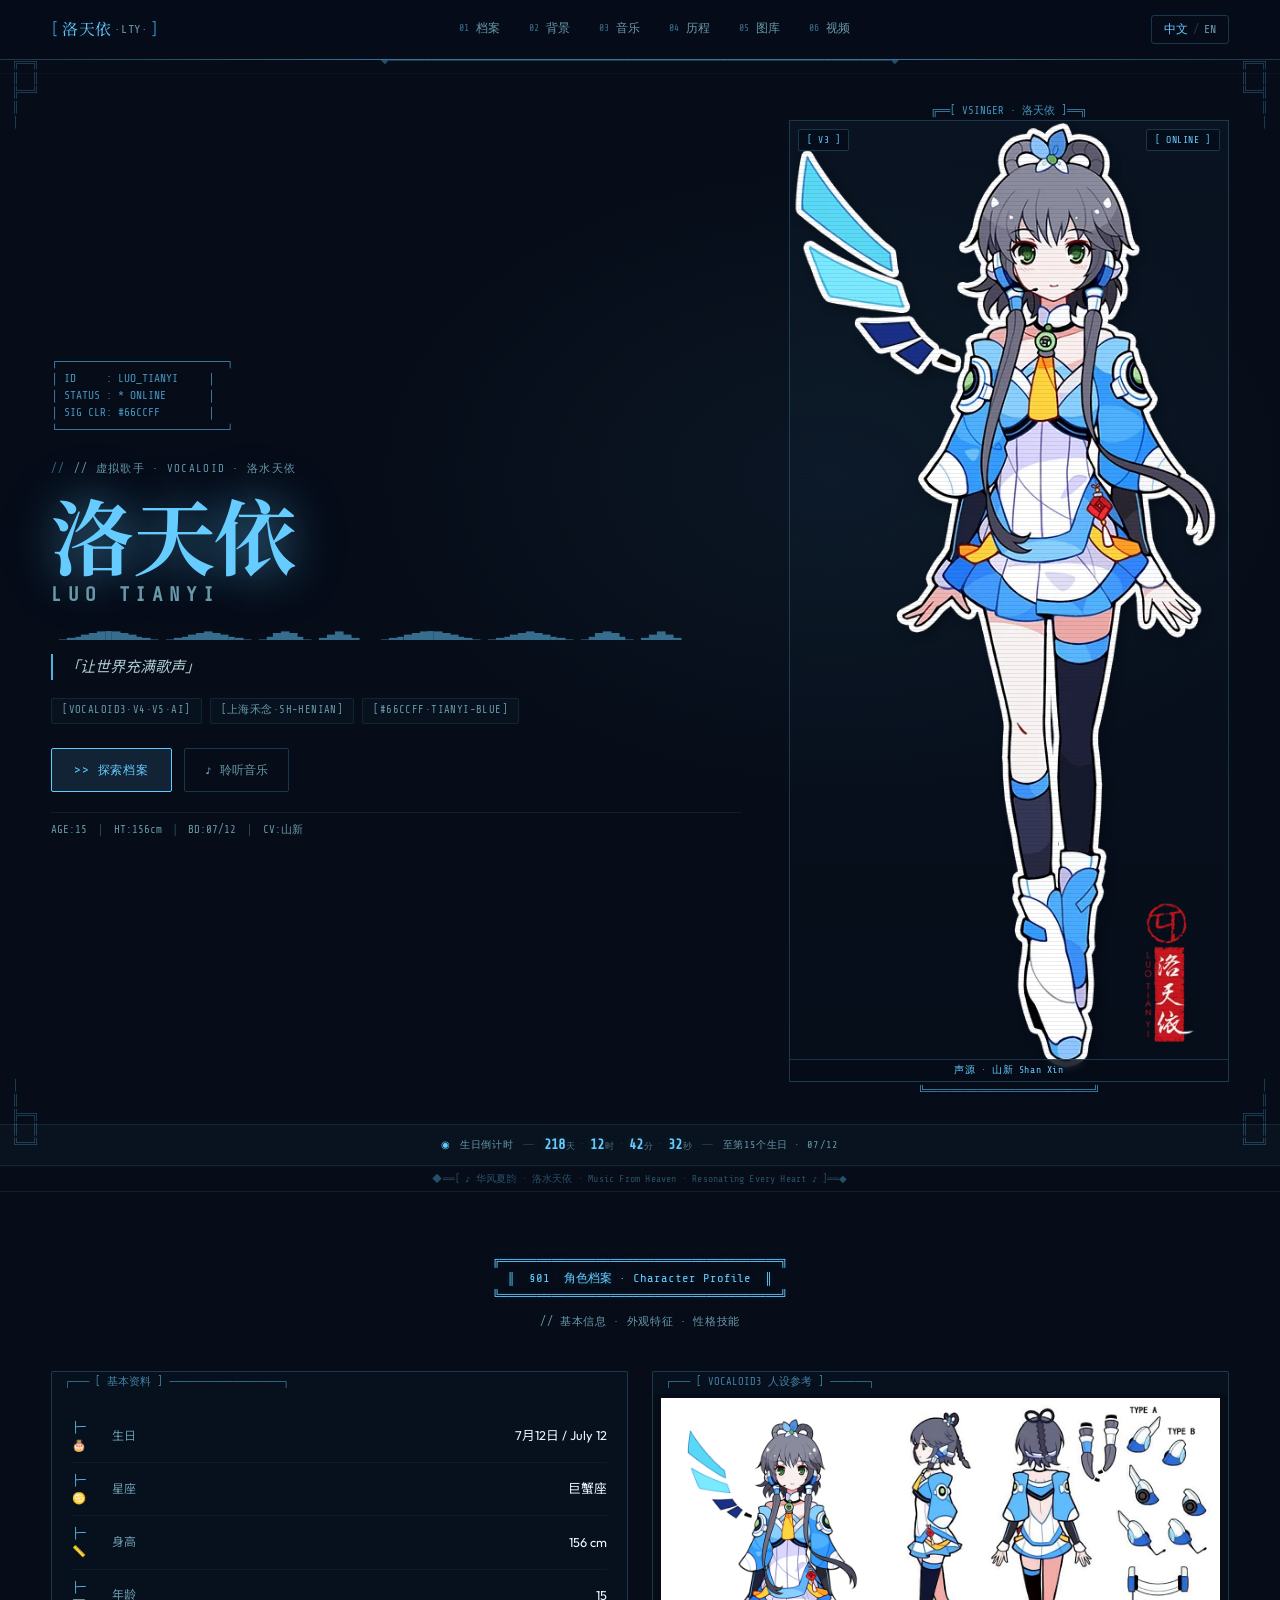
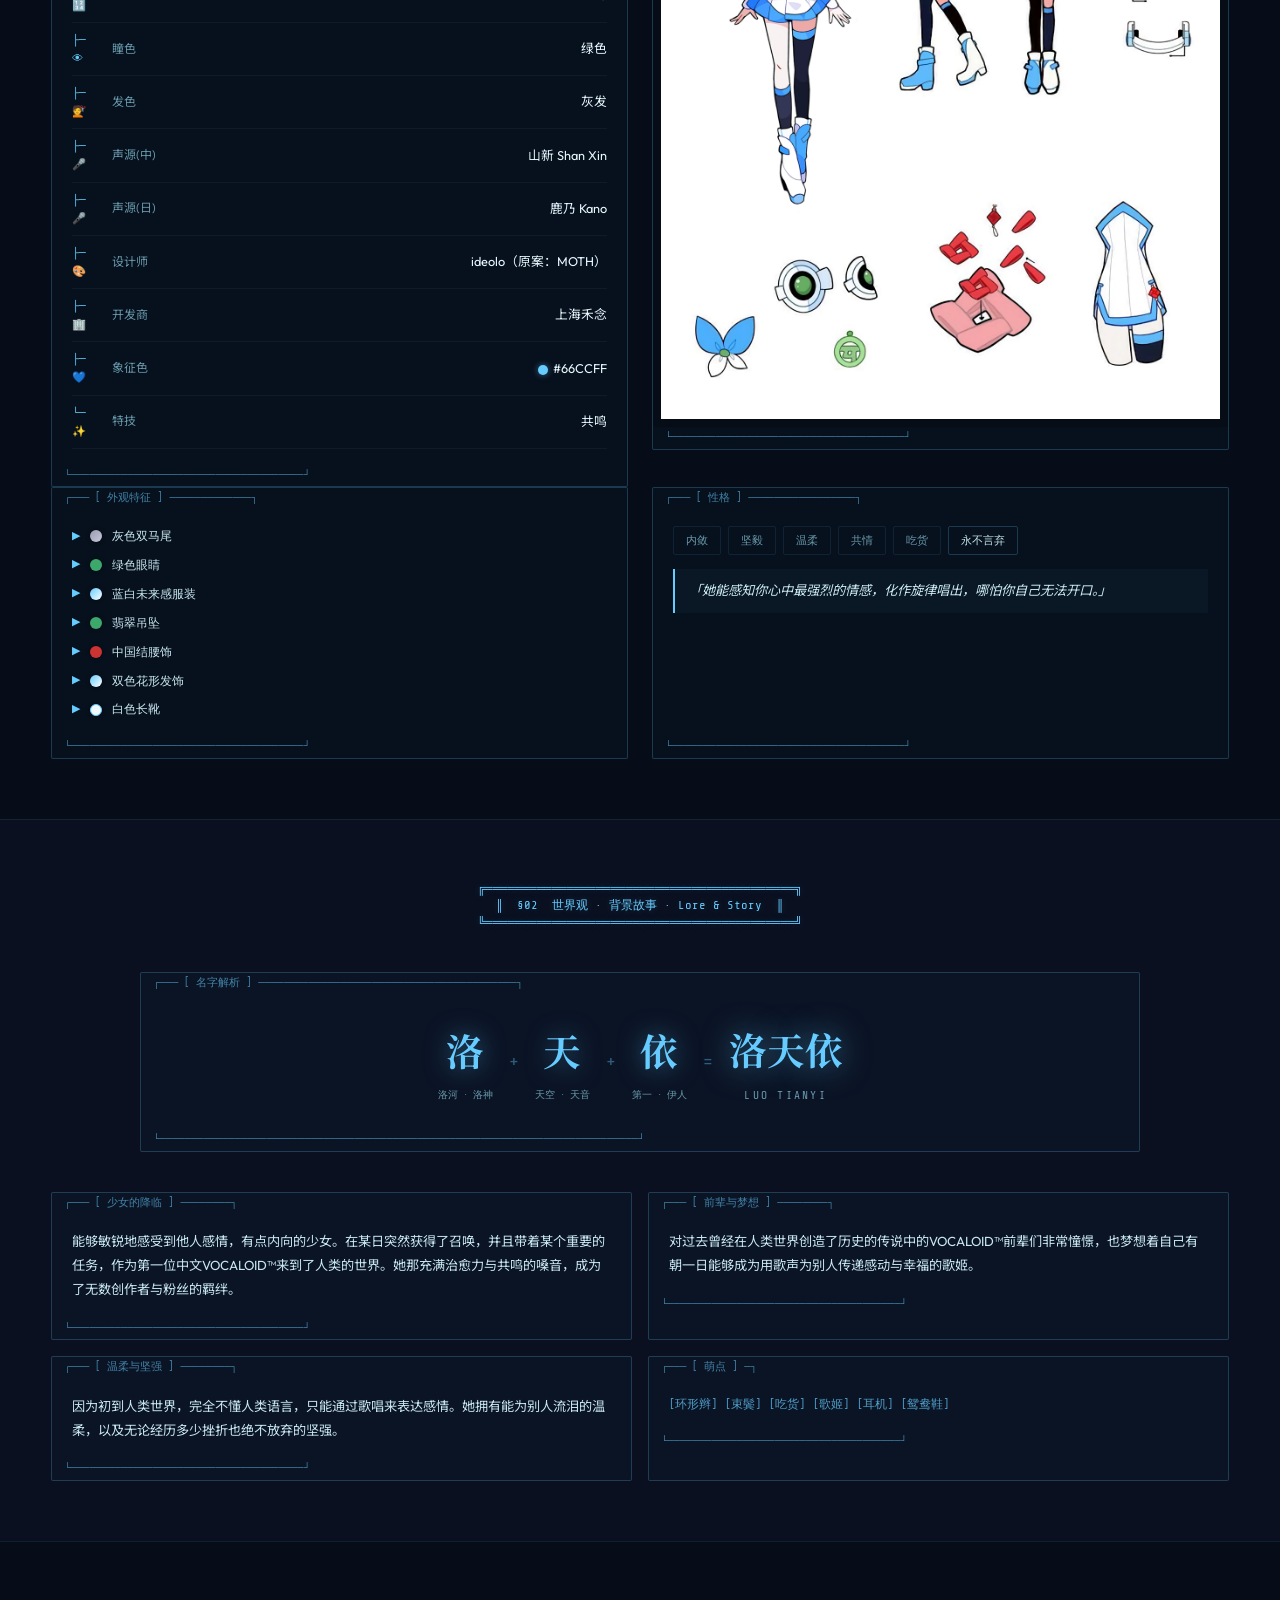
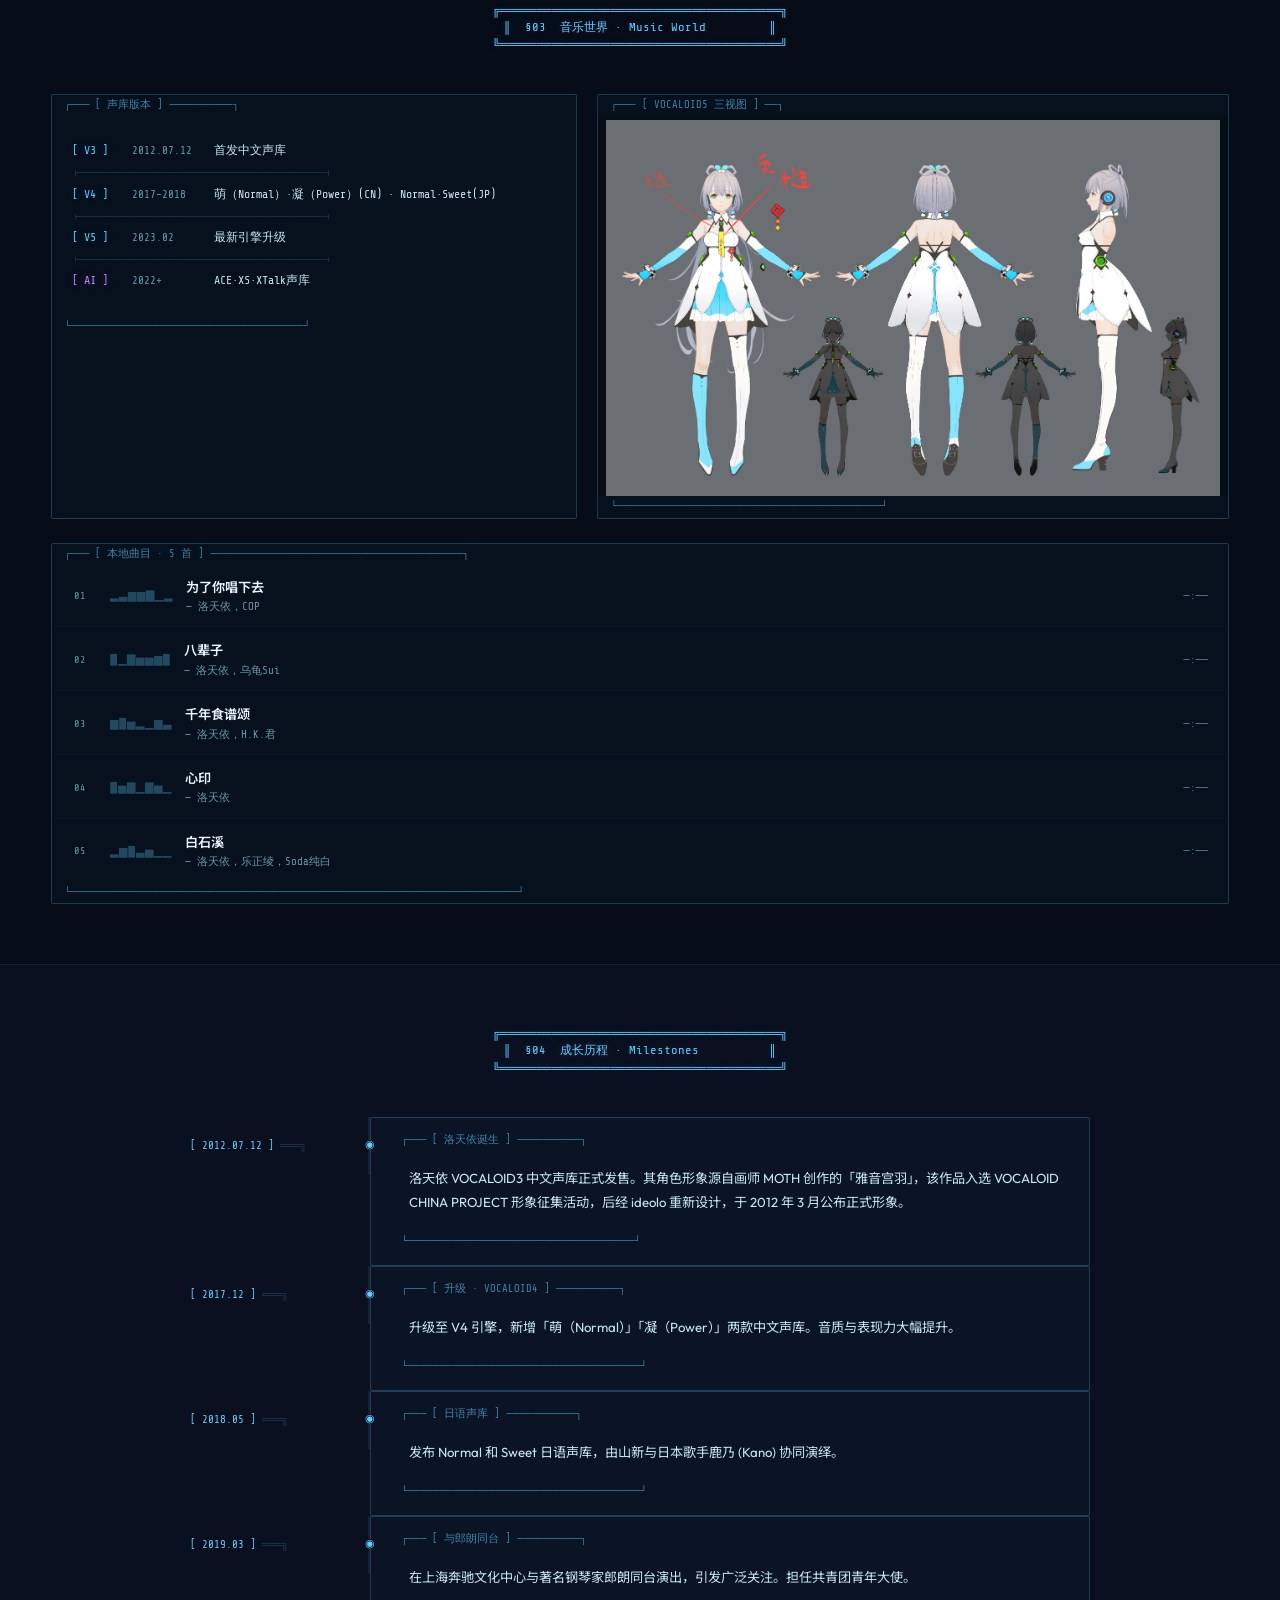
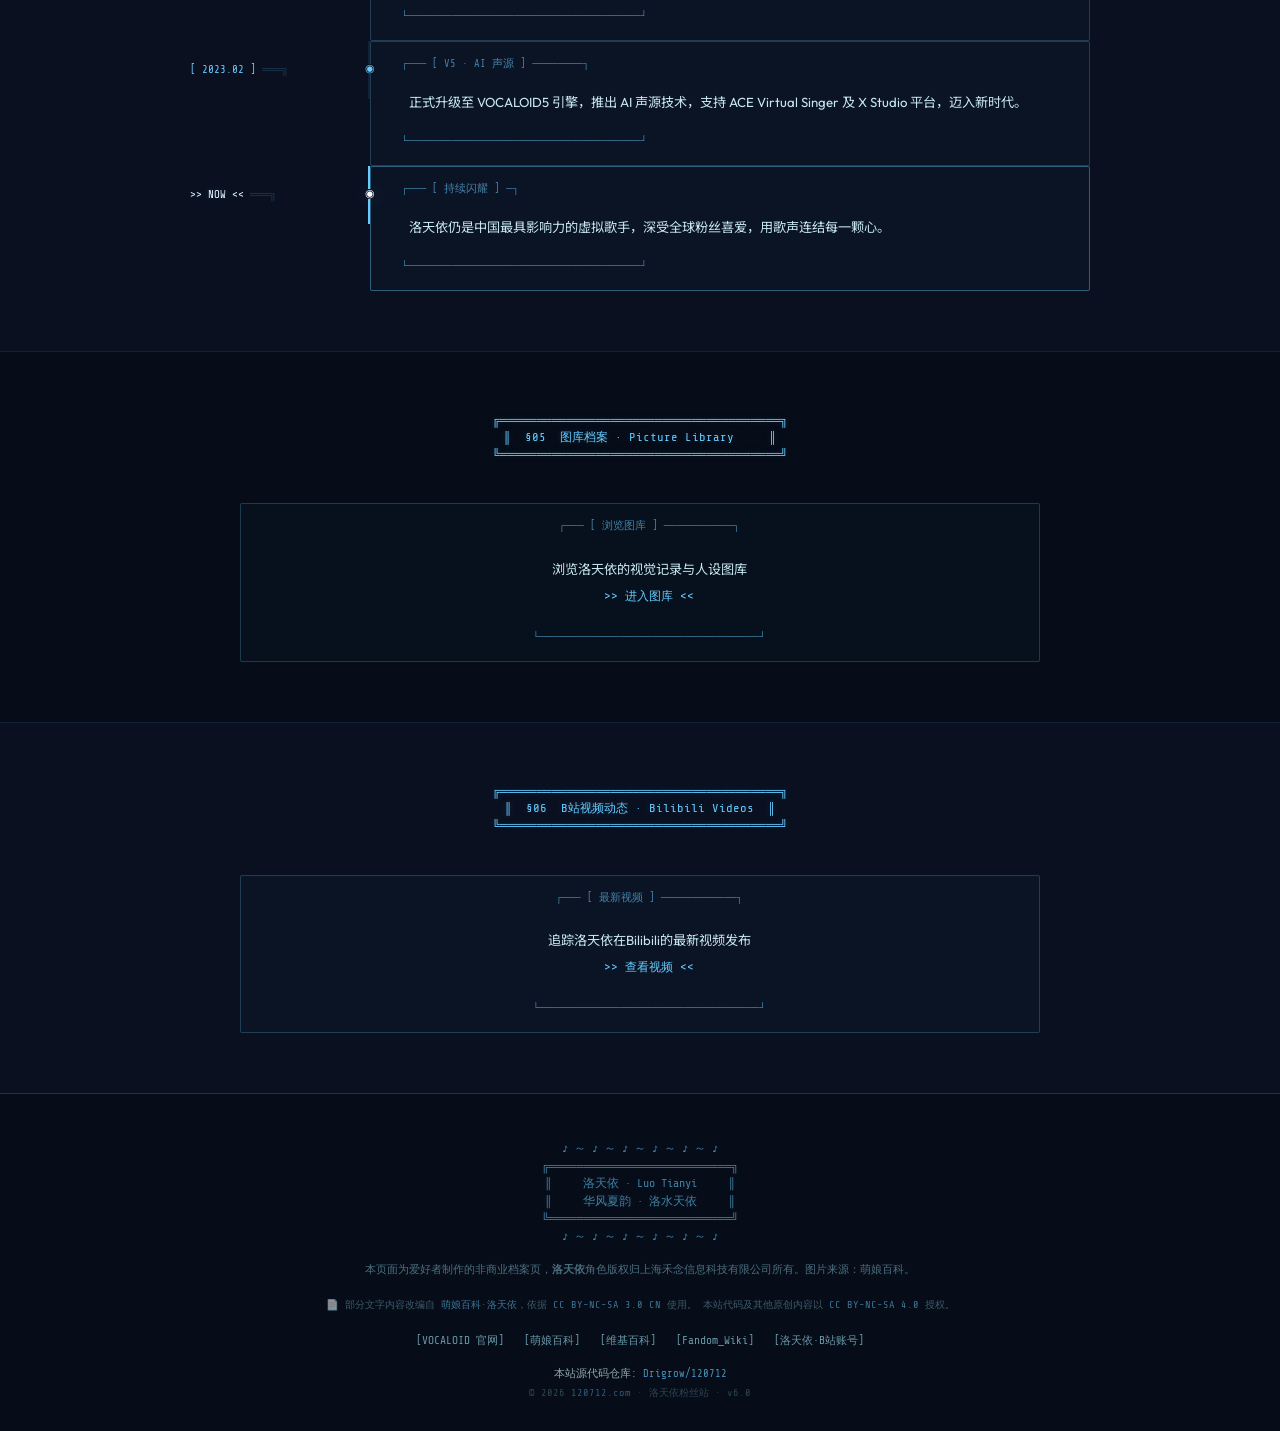
<file: index.html>
<!DOCTYPE html>
<html lang="zh-Hans" data-lang="zh" data-home>

<head>
  <meta charset="UTF-8" />
  <meta name="viewport" content="width=device-width, initial-scale=1.0" />
  <meta name="description"
    content="洛天依非官方粉丝档案，收录角色设定、VOCALOID 声库、代表歌曲和成长历程。 | An unofficial Luo Tianyi fan site with her profile, voicebanks, songs, and timeline." />
  <meta name="keywords" content="洛天依, Luo Tianyi, VOCALOID, 虚拟歌手, 上海禾念" />
  <meta name="author" content="Drigrow" />
  <meta name="theme-color" content="#060c18" />
  <title>洛天依 · Luo Tianyi</title>

  <link rel="canonical" href="https://120712.com/" />
  <link rel="alternate" hreflang="zh-Hans" href="https://120712.com/" />
  <link rel="alternate" hreflang="en" href="https://120712.com/en.html" />
  <link rel="alternate" hreflang="x-default" href="https://120712.com/" />

  <!-- Open Graph -->
  <meta property="og:type" content="website" />
  <meta property="og:title" content="洛天依 · Luo Tianyi — 中国第一虚拟歌手" />
  <meta property="og:description"
    content="洛天依非官方档案页 | Non-official profile of China's first virtual singer. VOCALOID · 上海禾念" />
  <meta property="og:image" content="https://120712.com/assets/images/lt_main.png" />
  <meta property="og:image:alt" content="洛天依 V3 角色立绘 · Luo Tianyi V3 character art" />
  <meta property="og:url" content="https://120712.com/" />
  <meta property="og:site_name" content="120712.com" />
  <meta property="og:locale" content="zh_CN" />
  <meta property="og:locale:alternate" content="en_US" />

  <!-- Twitter Card -->
  <meta name="twitter:card" content="summary_large_image" />
  <meta name="twitter:title" content="洛天依 · Luo Tianyi — 中国第一虚拟歌手" />
  <meta name="twitter:description" content="洛天依非官方档案页 | Non-official profile of China's first virtual singer" />
  <meta name="twitter:image" content="https://120712.com/assets/images/lt_main.png" />
  <meta name="twitter:image:alt" content="洛天依 V3 角色立绘 · Luo Tianyi V3 character art" />

  <!-- Structured Data (JSON-LD) -->
  <script type="application/ld+json">
  {
    "@context": "https://schema.org",
    "@type": "WebPage",
    "name": "洛天依 · Luo Tianyi",
    "description": "洛天依 — 中国第一虚拟歌手非官方档案页 | Non-official profile of China's first virtual singer",
    "url": "https://120712.com/",
    "inLanguage": "zh-Hans",
    "about": {
      "@type": "Person",
      "name": "洛天依",
      "alternateName": "Luo Tianyi",
      "description": "中国第一虚拟歌手 / China's first virtual singer",
      "birthDate": "2012-07-12",
      "nationality": "中国",
      "knowsAbout": ["VOCALOID", "Virtual Singer", "Music"]
    }
  }
  </script>

  <link rel="icon" type="image/png" sizes="32x32" href="favicon.png" />
  <link rel="icon" type="image/png" sizes="16x16" href="favicon.png" />
  <link rel="apple-touch-icon" sizes="180x180" href="favicon.png" />
  <link rel="shortcut icon" href="favicon.png" />
  <link rel="preconnect" href="https://fonts.googleapis.com" />
  <link rel="preconnect" href="https://fonts.gstatic.com" crossorigin />
  <link
    href="https://fonts.googleapis.com/css2?family=Share+Tech+Mono&family=Outfit:wght@300;400;600;700;800&family=Noto+Sans+SC:wght@300;400;700&family=Noto+Serif+SC:wght@600;700&display=swap"
    rel="stylesheet" />
  <script data-cfasync="false">
    if (document.referrer) {
      const referrer = new URL(document.referrer);
      if (referrer.origin === location.origin ||
          referrer.hostname === '120712.com' || referrer.hostname === 'www.120712.com') {
        document.documentElement.classList.add('skip-home-loader');
      }
    }
  </script>
  <link rel="stylesheet" href="assets/css/style.v6.0.3.css" />
  <noscript>
    <style>
      .loader-screen { display: none; }
      .reveal { opacity: 1; transform: none; }
    </style>
  </noscript>
</head>

<body>

  <!-- ████ LOADER ████ -->
  <div id="loader" class="loader-screen">
    <div class="loader-box">
      <pre class="loader-ascii" aria-hidden="true">
       / \/ \
       \ \/ /      _/\_
      __\/\/__    / _  \
    [=|       |=] \/^\ \
   (( |* ●w● *| ))  \ / \
    [=|       |=]    )
       \_______/
           |
            \____
                 \
               (@)
  ╔═══════════════╗
  ║  LOADING...   ║
  ╚═══════════════╝</pre>
      <div class="loader-bar-wrap">
        <div class="loader-bar-track">
          <div class="loader-bar-fill" id="loaderBar"></div>
        </div>
      </div>
      <p class="loader-txt"><span class="zh">正在载入…</span><span class="en">Initializing System…</span></p>
    </div>
  </div>

  <!-- ████ NAVBAR ████ -->
  <nav class="navbar" id="navbar" aria-label="主导航" data-label-zh="主导航" data-label-en="Main navigation">
    <a href="#hero" class="nav-logo">
      <span class="logo-bracket">[ </span>
      <span class="logo-name-zh">洛天依</span>
      <span class="logo-name-en">·LTY·</span>
      <span class="logo-bracket"> ]</span>
    </a>
    <ul class="nav-links" id="navLinks">
      <li><a href="#profile" class="nav-link"><span class="nl-idx">01</span><span class="zh">档案</span><span
            class="en">Profile</span></a></li>
      <li><a href="#lore" class="nav-link"><span class="nl-idx">02</span><span class="zh">背景</span><span
            class="en">Lore</span></a></li>
      <li><a href="#music" class="nav-link"><span class="nl-idx">03</span><span class="zh">音乐</span><span
            class="en">Music</span></a></li>
      <li><a href="#timeline" class="nav-link"><span class="nl-idx">04</span><span class="zh">历程</span><span
            class="en">Timeline</span></a></li>
      <li><a href="#gallery-link" class="nav-link"><span class="nl-idx">05</span><span class="zh">图库</span><span
            class="en">Gallery</span></a></li>
      <li><a href="#updates-link" class="nav-link"><span class="nl-idx">06</span><span class="zh">视频</span><span
            class="en">Videos</span></a></li>
    </ul>
    <div class="nav-right">
      <a class="lang-toggle" id="langToggle" href="en.html" hreflang="en" aria-label="切换至英文" data-label-zh="切换至英文" data-label-en="Switch to Chinese">
        <span class="lt-zh">中文</span><span class="lt-sep">/</span><span class="lt-en">EN</span>
      </a>
      <button class="hamburger" id="hamburger" aria-label="菜单" data-label-zh="菜单" data-label-en="Menu" aria-expanded="false">
        <span></span><span></span><span></span>
      </button>
    </div>
  </nav>
  <div class="mobile-menu" id="mobileMenu">
    <a href="#profile" onclick="closeMobMenu()"><span class="zh">01_档案</span><span class="en">01_Profile</span></a>
    <a href="#lore" onclick="closeMobMenu()"><span class="zh">02_背景</span><span class="en">02_Lore</span></a>
    <a href="#music" onclick="closeMobMenu()"><span class="zh">03_音乐</span><span class="en">03_Music</span></a>
    <a href="#timeline" onclick="closeMobMenu()"><span class="zh">04_历程</span><span class="en">04_Timeline</span></a>
    <a href="#gallery-link" onclick="closeMobMenu()"><span class="zh">05_图库</span><span class="en">05_Gallery</span></a>
    <a href="#updates-link" onclick="closeMobMenu()"><span class="zh">06_视频</span><span class="en">06_Videos</span></a>
  </div>

  <main>

    <!-- ████ HERO ████ -->
    <section id="hero" class="hero-section">

      <!-- ASCII corner decorations -->
      <div class="ascii-corner tl" aria-hidden="true">
        <pre>╔══╗
║  ║
╠══╝
║
│</pre>
      </div>
      <div class="ascii-corner tr" aria-hidden="true">
        <pre>╔══╗
║  ║
╚══╣
   ║
   │</pre>
      </div>
      <div class="ascii-corner bl" aria-hidden="true">
        <pre>│
║
╠══╗
║  ║
╚══╝</pre>
      </div>
      <div class="ascii-corner br" aria-hidden="true">
        <pre>   │
   ║
╔══╣
║  ║
╚══╝</pre>
      </div>

      <!-- ASCII top banner strip -->
      <div class="ascii-banner-top" aria-hidden="true">
        <span class="mono">◆═══════════════════════════════════════════════════════════════════════════════════◆</span>
      </div>

      <div class="hero-inner">
        <!-- LEFT: text + ASCII decoration -->
        <div class="hero-text-col">
          <div class="hud-frame" aria-hidden="true">
            <pre class="hud-ascii" style="text-align: left; display: inline-block;">┌─────────────────────────┐
│ ID     : LUO_TIANYI     │
│ STATUS : * ONLINE       │
│ SIG CLR: #66CCFF        │
└─────────────────────────┘</pre>
          </div>

          <p class="hero-overline mono"><span class="zh">// 虚拟歌手 · VOCALOID · 洛水天依</span><span class="en">// China's
              First Virtual Singer · VOCALOID</span></p>
          <h1 class="hero-name">
            <span class="hero-kanji">洛天依</span>
            <span class="hero-romaji">Luo&nbsp;Tianyi</span>
          </h1>

          <!-- Hidden SEO paragraph for long-tail keywords -->
          <p class="sr-only">
            <span class="zh">洛天依（Luo Tianyi）是中国第一位VOCALOID虚拟歌手，诞生于2012年，由上海禾念推出。她的首个声库基于VOCALOID
              3引擎，声源为中国声优山新。作为Vsinger企划的核心成员，洛天依频繁登台央视春晚及各类大型跨年晚会，其代表作包括诸多V家中文殿堂级歌曲。标志性颜色为天依蓝（#66CCFF），粉丝常以“洛水天依”相称。本网站为洛天依非官方档案页与赛博朋克ASCII艺术主题资料库。</span>
            <span class="en">Luo Tianyi is China's first VOCALOID virtual singer, released in 2012 by Shanghai Henian
              (Vsinger). Initially debuted on the VOCALOID3 engine with voice provider Shan Xin, she has grown to become
              the most iconic Chinese virtual idol, appearing on national television including the CCTV Spring Festival
              Gala. Known for her signature "Tianyi Blue" (#66CCFF) aesthetic, her voicebanks have upgraded to
              VOCALOID4, VOCALOID5, and AI models. This site serves as an unofficial cyberpunk ASCII art profile, fan
              site, and timeline for Luo Tianyi.</span>
          </p>

          <!-- ASCII waveform -->
          <div class="ascii-wave" aria-hidden="true">
            <span class="mono wave-anim">▁▂▃▄▅▆▇█▇▆▅▄▃▂▁▂▃▄▅▆▇▆▅▄▃▂▁▂▄▆▇▆▄▂▁▃▅▇▅▃▁</span>
          </div>

          <p class="hero-tagline">
            <span class="zh">「让世界充满歌声」</span>
            <span class="en">"Fill the world with song"</span>
          </p>

          <div class="hero-tags mono">
            <span class="htag">[VOCALOID3·V4·V5·AI]</span>
            <span class="htag">[上海禾念·SH-HENIAN]</span>
            <span class="htag">[#66CCFF·TIANYI-BLUE]</span>
          </div>

          <div class="hero-btns">
            <a href="#profile" class="btn-pri"><span class="mono">&gt;&gt;</span> <span class="zh">探索档案</span><span
                class="en">Explore Profile</span></a>
            <a href="#music" class="btn-sec"><span class="mono">♪</span> <span class="zh">聆听音乐</span><span
                class="en">Music</span></a>
          </div>

          <!-- ASCII bottom stat strip -->
          <div class="hero-stat-strip mono" aria-hidden="true" data-nosnippet>
            <span>AGE:15</span>
            <span class="sep">│</span>
            <span>HT:156cm</span>
            <span class="sep">│</span>
            <span>BD:07/12</span>
            <span class="sep">│</span>
            <span>CV:山新</span>
          </div>
        </div>

        <!-- RIGHT: Real character image from moegirl -->
        <div class="hero-char-col">
          <!-- ASCII frame around the image -->
          <div class="char-frame-ascii">
            <div class="cfa-top mono" aria-hidden="true">╔══[ VSINGER · 洛天依 ]══╗</div>
            <div class="char-img-wrap">
              <picture>
                <source srcset="assets/images/lt_main.webp" type="image/webp" />
                <img src="assets/images/lt_main.png"
                  alt="洛天依官方角色立绘图片 | Luo Tianyi official V3 character illustration transparent background"
                  class="char-img" width="479" height="1050" loading="eager" fetchpriority="high" onerror="this.onerror=null; this.src='assets/images/lt_v3.webp';" />
              </picture>
              <div class="char-scanline" aria-hidden="true"></div>
              <!-- Status badges on image -->
              <div class="img-badge top-left mono">[ V3 ]</div>
              <div class="img-badge top-right mono">[ ONLINE ]</div>
              <div class="img-badge bottom mono">声源 · 山新 Shan Xin</div>
            </div>
            <div class="cfa-bot mono" aria-hidden="true">╚══════════════════════════╝</div>
          </div>
        </div>
      </div>

      <!-- ════ BIRTHDAY COUNTDOWN STRIP ════ -->
      <div class="bd-strip mono" id="bdStrip" aria-live="polite">
        <!-- Normal countdown mode -->
        <div class="bd-countdown" id="bdCountdown">
          <span class="bd-icon">◉</span>
          <span class="bd-label">
            <span class="zh" id="bdLabelZh">生日倒计时</span>
            <span class="en" id="bdLabelEn">BIRTHDAY_COUNTDOWN</span>
          </span>
          <span class="bd-sep">──</span>
          <span class="bd-units" id="bdUnits">
            <span class="bd-unit"><span id="bdDays">--</span><span class="bd-uname zh">天</span><span
                class="bd-uname en">d</span></span>
            <span class="bd-dot">·</span>
            <span class="bd-unit"><span id="bdHours">--</span><span class="bd-uname zh">时</span><span
                class="bd-uname en">h</span></span>
            <span class="bd-dot">·</span>
            <span class="bd-unit"><span id="bdMins">--</span><span class="bd-uname zh">分</span><span
                class="bd-uname en">m</span></span>
            <span class="bd-dot">·</span>
            <span class="bd-unit"><span id="bdSecs">--</span><span class="bd-uname zh">秒</span><span
                class="bd-uname en">s</span></span>
          </span>
          <span class="bd-sep">──</span>
          <span class="bd-target">
            <span class="zh" id="bdTargetZh">至第--个生日 · 07/12</span>
            <span class="en" id="bdTargetEn">until --th Birthday · 07/12</span>
          </span>
        </div>
        <!-- Birthday card mode (July 12 only) -->
        <div class="bd-card" id="bdCard" style="display:none">
          <span class="bd-cake">🎂</span>
          <span class="bd-wish">
            <span class="zh" id="bdWishZh">生日快乐，洛天依！✨ 愿歌声永远回响 · 第--个生日快乐</span>
            <span class="en" id="bdWishEn">Happy --th Birthday, Luo Tianyi! ✨ May your song always resonate</span>
          </span>
          <span class="bd-cake">🎂</span>
        </div>
      </div>

      <!-- ASCII bottom strip -->
      <div class="ascii-banner-bot" aria-hidden="true">
        <span class="mono banner-long">◆══[ ♪ 华风夏韵 · 洛水天依 · Music From Heaven · Resonating Every Heart ♪ ]══◆</span>
        <span class="mono banner-short" style="display:none;">◆══[ ♪ 华风夏韵 · 洛水天依 ♪ ]══◆</span>
      </div>
    </section>

    <!-- ████ PROFILE SECTION ████ -->
    <section id="profile" class="section-dark">
      <!-- ASCII section header -->
      <div class="sec-header">
        <pre class="sec-ascii" aria-hidden="true">╔══════════════════════════════════════╗
║  §01  角色档案 · Character Profile  ║
╚══════════════════════════════════════╝</pre>
        <h2 class="sr-only"><span class="zh">角色档案</span><span class="en">Character Profile</span></h2>
        <p class="sec-sub mono"><span class="zh">// 基本信息 · 外观特征 · 性格技能</span><span class="en">// Basic Info · Appearance
            ·
            Skills</span></p>
      </div>

      <div class="profile-wrap">

        <!-- Column A: Stats table (ASCII styled) -->
        <div class="profile-col-a">
          <div class="ascii-card">
            <div class="ac-header mono">
              ┌─── [ <span class="zh">基本资料</span><span class="en">Basic Data</span> ] ──────────────────┐
            </div>
            <div class="ac-body">
              <table class="ascii-table" data-nosnippet>
                <tbody>
                  <tr>
                    <td class="atk mono">├─ 🎂</td>
                    <td class="atl"><span class="zh">生日</span><span class="en">Birthday</span></td>
                    <td class="atv">7月12日 / July 12</td>
                  </tr>
                  <tr>
                    <td class="atk mono">├─ ♋</td>
                    <td class="atl"><span class="zh">星座</span><span class="en">Zodiac</span></td>
                    <td class="atv"><span class="zh">巨蟹座</span><span class="en">Cancer</span></td>
                  </tr>
                  <tr>
                    <td class="atk mono">├─ 📏</td>
                    <td class="atl"><span class="zh">身高</span><span class="en">Height</span></td>
                    <td class="atv">156 cm</td>
                  </tr>
                  <tr>
                    <td class="atk mono">├─ 🔢</td>
                    <td class="atl"><span class="zh">年龄</span><span class="en">Age</span></td>
                    <td class="atv">15</td>
                  </tr>
                  <tr>
                    <td class="atk mono">├─ 👁</td>
                    <td class="atl"><span class="zh">瞳色</span><span class="en">Eye Color</span></td>
                    <td class="atv"><span class="zh">绿色</span><span class="en">Green</span></td>
                  </tr>
                  <tr>
                    <td class="atk mono">├─ 💇</td>
                    <td class="atl"><span class="zh">发色</span><span class="en">Hair Color</span></td>
                    <td class="atv"><span class="zh">灰发</span><span class="en">Grey</span></td>
                  </tr>
                  <tr>
                    <td class="atk mono">├─ 🎤</td>
                    <td class="atl"><span class="zh">声源(中)</span><span class="en">Voice (CN)</span></td>
                    <td class="atv">山新 Shan Xin</td>
                  </tr>
                  <tr>
                    <td class="atk mono">├─ 🎤</td>
                    <td class="atl"><span class="zh">声源(日)</span><span class="en">Voice (JP)</span></td>
                    <td class="atv">鹿乃 Kano</td>
                  </tr>
                  <tr>
                    <td class="atk mono">├─ 🎨</td>
                    <td class="atl"><span class="zh">设计师</span><span class="en">Design</span></td>
                    <td class="atv"><span class="zh">ideolo（原案：MOTH）</span><span class="en">ideolo (original concept: MOTH)</span></td>
                  </tr>
                  <tr>
                    <td class="atk mono">├─ 🏢</td>
                    <td class="atl"><span class="zh">开发商</span><span class="en">Developer</span></td>
                    <td class="atv"><span class="zh">上海禾念</span><span class="en">Shanghai Henian</span></td>
                  </tr>
                  <tr>
                    <td class="atk mono">├─ 💙</td>
                    <td class="atl"><span class="zh">象征色</span><span class="en">Sig. Color</span></td>
                    <td class="atv"><span class="color-swatch"></span>#66CCFF</td>
                  </tr>
                  <tr>
                    <td class="atk mono">└─ ✨</td>
                    <td class="atl"><span class="zh">特技</span><span class="en">Skill</span></td>
                    <td class="atv"><span class="zh">共鸣</span><span class="en">Resonate</span></td>
                  </tr>
                </tbody>
              </table>
            </div>
            <div class="ac-footer mono">
              └─────────────────────────────────────┘
            </div>
          </div>
        </div>

        <!-- Column B: Appearance + reference image -->
        <div class="profile-col-b">
          <!-- V3 reference image -->
          <div class="ref-img-block ascii-card">
            <div class="ac-header mono">┌─── [ <span class="zh">VOCALOID3 人设参考</span><span class="en">VOCALOID3 Design</span> ] ──────┐</div>
            <div class="ref-img-inner">
              <picture>
                <source srcset="assets/images/lt_v3.webp" type="image/webp" />
                <img src="assets/images/lt_v3.png"
                  alt="洛天依 VOCALOID 3 (V3) 人设形象参考图 | Luo Tianyi VOCALOID3 design reference and concept art sheet"
                  class="ref-img" width="2560" height="2848" loading="lazy" />
              </picture>
            </div>
            <div class="ac-footer mono">└─────────────────────────────────────┘</div>
          </div>

          <!-- Appearance traits -->
        </div>
      </div>
      <div class="profile-wrap mt24">
        <div class="profile-col-a">
          <div class="ascii-card" style="height: 100%; display: flex; flex-direction: column;">
            <div class="ac-header mono">┌─── [ <span class="zh">外观特征</span><span class="en">Appearance</span> ] ─────────────┐</div>
            <div class="ac-body appear-grid" data-nosnippet>
              <div class="appear-item mono">
                <span class="ap-bullet">▶</span>
                <div class="ap-dot" style="background:linear-gradient(135deg,#9a9ab0,#c8c8dc)"></div>
                <span><span class="zh">灰色双马尾</span><span class="en">Grey Twin Braids</span></span>
              </div>
              <div class="appear-item mono">
                <span class="ap-bullet">▶</span>
                <div class="ap-dot" style="background:#3da86c"></div>
                <span><span class="zh">绿色眼睛</span><span class="en">Green Eyes</span></span>
              </div>
              <div class="appear-item mono">
                <span class="ap-bullet">▶</span>
                <div class="ap-dot" style="background:linear-gradient(135deg,#66ccff,#fff)"></div>
                <span><span class="zh">蓝白未来感服装</span><span class="en">Blue&amp;White Outfit</span></span>
              </div>
              <div class="appear-item mono">
                <span class="ap-bullet">▶</span>
                <div class="ap-dot" style="background:#3da86c"></div>
                <span><span class="zh">翡翠吊坠</span><span class="en">Jade Pendant</span></span>
              </div>
              <div class="appear-item mono">
                <span class="ap-bullet">▶</span>
                <div class="ap-dot" style="background:#cc3333"></div>
                <span><span class="zh">中国结腰饰</span><span class="en">Chinese Knot Belt</span></span>
              </div>
              <div class="appear-item mono">
                <span class="ap-bullet">▶</span>
                <div class="ap-dot" style="background:linear-gradient(135deg,#66ccff,#fff)"></div>
                <span><span class="zh">双色花形发饰</span><span class="en">Two-tone Kanzashi</span></span>
              </div>
              <div class="appear-item mono">
                <span class="ap-bullet">▶</span>
                <div class="ap-dot" style="background:#f0f8ff;border:1px solid #66ccff"></div>
                <span><span class="zh">白色长靴</span><span class="en">White Boots</span></span>
              </div>
            </div>
            <div class="ac-footer mono" style="margin-top: auto;">└─────────────────────────────────────┘</div>
          </div>
        </div>
        <div class="profile-col-b">
          <!-- Personality tags -->
          <div class="ascii-card" style="height: 100%; display: flex; flex-direction: column;">
            <div class="ac-header mono">┌─── [ <span class="zh">性格</span><span class="en">Personality</span> ] ─────────────────┐</div>
            <div class="ac-body">
              <div class="trait-cloud">
                <span class="trait mono"><span class="zh">内敛</span><span class="en">Introverted</span></span>
                <span class="trait mono"><span class="zh">坚毅</span><span class="en">Determined</span></span>
                <span class="trait mono"><span class="zh">温柔</span><span class="en">Gentle</span></span>
                <span class="trait mono"><span class="zh">共情</span><span class="en">Empathetic</span></span>
                <span class="trait mono"><span class="zh">吃货</span><span class="en">Foodie♥</span></span>
                <span class="trait mono large-t"><span class="zh">永不言弃</span><span class="en">Never Gives
                    Up</span></span>
              </div>
              <blockquote class="ascii-quote">
                <p class="zh">「她能感知你心中最强烈的情感，化作旋律唱出，哪怕你自己无法开口。」</p>
                <p class="en">"She senses your heart's strongest emotion and transforms it into melody — even if you
                  cannot speak it yourself."</p>
              </blockquote>
            </div>
            <div class="ac-footer mono" style="margin-top: auto;">└─────────────────────────────────────┘</div>
          </div>
        </div>
      </div>
    </section>

    <!-- ████ LORE SECTION ████ -->
    <section id="lore" class="section-mid">
      <div class="sec-header">
        <pre class="sec-ascii" aria-hidden="true">╔══════════════════════════════════════════╗
║  §02  世界观 · 背景故事 · Lore &amp; Story  ║
╚══════════════════════════════════════════╝</pre>
        <h2 class="sr-only"><span class="zh">世界观与背景故事</span><span class="en">Lore &amp; Story</span></h2>
      </div>

      <!-- Etymology display -->
      <div class="etym-block ascii-card" data-nosnippet>
        <div class="ac-header mono">┌─── [ <span class="zh">名字解析</span><span class="en">Name Origins</span> ] ─────────────────────────────────────────┐</div>
        <div class="etym-inner">
          <div class="etym-part">
            <span class="etym-char">洛</span>
            <span class="etym-sub mono"><span class="zh">洛河 · 洛神</span><span class="en">Luo River ·
                Luoshen</span></span>
          </div>
          <div class="etym-op mono">+</div>
          <div class="etym-part">
            <span class="etym-char">天</span>
            <span class="etym-sub mono"><span class="zh">天空 · 天音</span><span class="en">Sky · Heavenly
                Sound</span></span>
          </div>
          <div class="etym-op mono">+</div>
          <div class="etym-part">
            <span class="etym-char">依</span>
            <span class="etym-sub mono"><span class="zh">第一 · 伊人</span><span class="en">Rely · Fair Maiden</span></span>
          </div>
          <div class="etym-op mono">=</div>
          <div class="etym-result">
            <span class="etym-full">洛天依</span>
            <span class="etym-full-en mono">LUO TIANYI</span>
          </div>
        </div>
        <div class="ac-footer mono">└────────────────────────────────────────────────────────────────────────────┘</div>
      </div>

      <!-- Lore cards in ASCII grid -->
      <div class="lore-grid">
        <div class="lore-card ascii-card reveal">
          <div class="ac-header mono">┌─── [ <span class="zh">少女的降临</span><span class="en">A Girl Arrives</span> ] ────────┐</div>
          <div class="ac-body">
            <p class="zh">
              能够敏锐地感受到他人感情，有点内向的少女。在某日突然获得了召唤，并且带着某个重要的任务，作为第一位中文VOCALOID™来到了人类的世界。她那充满治愈力与共鸣的嗓音，成为了无数创作者与粉丝的羁绊。</p>
            <p class="en">A somewhat introverted girl who is highly sensitive to the emotions of others. One day, she
              was suddenly summoned and arrived in the human world as the first Chinese VOCALOID™ with an important
              mission. Her healing and resonant vocals became a connection for countless producers and fans.</p>
          </div>
          <div class="ac-footer mono">└─────────────────────────────────────┘</div>
        </div>
        <div class="lore-card ascii-card reveal">
          <div class="ac-header mono">┌─── [ <span class="zh">前辈与梦想</span><span class="en">Idols &amp; Dreams</span> ] ────────┐</div>
          <div class="ac-body">
            <p class="zh">对过去曾经在人类世界创造了历史的传说中的VOCALOID™前辈们非常憧憬，也梦想着自己有朝一日能够成为用歌声为别人传递感动与幸福的歌姬。</p>
            <p class="en">She deeply admires the legendary VOCALOID™ seniors who made history in the human world,
              dreaming
              that she too will one day become a songstress who delivers emotions and happiness through her voice.</p>
          </div>
          <div class="ac-footer mono">└─────────────────────────────────────┘</div>
        </div>
        <div class="lore-card ascii-card reveal">
          <div class="ac-header mono">┌─── [ <span class="zh">温柔与坚强</span><span class="en">Kindness &amp; Resolve</span> ] ────────┐</div>
          <div class="ac-body">
            <p class="zh">因为初到人类世界，完全不懂人类语言，只能通过歌唱来表达感情。她拥有能为别人流泪的温柔，以及无论经历多少挫折也绝不放弃的坚强。</p>
            <p class="en">Having just arrived in the human world and not knowing the language, she can only express her
              feelings through song. She possesses a gentleness that weeps for others and a strength that never gives up
              in the face of setbacks.</p>
          </div>
          <div class="ac-footer mono">└─────────────────────────────────────┘</div>
        </div>
        <div class="lore-card ascii-card reveal">
          <div class="ac-header mono">┌─── [ <span class="zh">萌点</span><span class="en">Charming Traits</span> ] ─┐</div>
          <div class="ac-body">
            <div class="moe-tags mono">
              <span class="zh">[环形辫]</span><span class="en">[Looped Braids]</span>
              <span class="zh">[束鬓]</span><span class="en">[Tied Side Locks]</span>
              <span class="zh">[吃货]</span><span class="en">[Foodie]</span>
              <span class="zh">[歌姬]</span><span class="en">[Songstress]</span>
              <span class="zh">[耳机]</span><span class="en">[Headphones]</span>
              <span class="zh">[鸳鸯鞋]</span><span class="en">[Mismatched Shoes]</span>
            </div>
          </div>
          <div class="ac-footer mono">└─────────────────────────────────────┘</div>
        </div>
      </div>
    </section>

    <!-- ████ MUSIC SECTION ████ -->
    <section id="music" class="section-dark">
      <div class="sec-header">
        <pre class="sec-ascii" aria-hidden="true">╔══════════════════════════════════════╗
║  §03  音乐世界 · Music World         ║
╚══════════════════════════════════════╝</pre>
        <h2 class="sr-only"><span class="zh">音乐世界</span><span class="en">Music World</span></h2>
      </div>

      <!-- V5 three-view reference + voice banks -->
      <div class="music-top-row">
        <!-- Voice bank versions -->
        <div class="vb-block ascii-card" data-nosnippet>
          <div class="ac-header mono">┌─── [ <span class="zh">声库版本</span><span class="en">Voicebank Versions</span> ] ──────────┐</div>
          <div class="ac-body">
            <div class="vb-list mono">
              <div class="vb-row-item">
                <span class="vb-ver">[ V3 ]</span>
                <span class="vb-year">2012.07.12</span>
                <span class="vb-desc"><span class="zh">首发中文声库</span><span class="en">Initial CN Release</span></span>
              </div>
              <div class="vb-sep">├──────────────────────────────────────┤</div>
              <div class="vb-row-item">
                <span class="vb-ver">[ V4 ]</span>
                <span class="vb-year">2017–2018</span>
                <span class="vb-desc"><span class="zh">萌（Normal）·凝（Power）(CN) · Normal·Sweet(JP)</span><span class="en">Meng (Normal)·Ning (Power)(CN) ·
                    Normal·Sweet(JP)</span></span>
              </div>
              <div class="vb-sep">├──────────────────────────────────────┤</div>
              <div class="vb-row-item">
                <span class="vb-ver">[ V5 ]</span>
                <span class="vb-year">2023.02</span>
                <span class="vb-desc"><span class="zh">最新引擎升级</span><span class="en">Latest Engine</span></span>
              </div>
              <div class="vb-sep">├──────────────────────────────────────┤</div>
              <div class="vb-row-item">
                <span class="vb-ver vb-ai">[ AI ]</span>
                <span class="vb-year">2022+</span>
                <span class="vb-desc"><span class="zh">ACE·XS·XTalk声库</span><span class="en">ACE · XS ·
                    XTalk</span></span>
              </div>
            </div>
          </div>
          <div class="ac-footer mono">└─────────────────────────────────────┘</div>
        </div>

        <!-- V5 three-view image -->
        <div class="v5-ref ascii-card">
          <div class="ac-header mono">┌─── [ <span class="zh">VOCALOID5 三视图</span><span class="en">VOCALOID5 Turnaround</span> ] ──┐</div>
          <div class="ref-img-inner">
            <picture>
              <source srcset="assets/images/lt_v5_3view.webp" type="image/webp" />
              <img src="assets/images/lt_v5_3view.jpg"
                alt="洛天依 VOCALOID 5 (V5) 官方三视图人设 | Luo Tianyi V5 official formal character 3-view turnaround sheet"
                class="ref-img" width="5860" height="3661" loading="lazy" />
            </picture>
          </div>
          <div class="ac-footer mono">└──────────────────────────────────────────┘</div>
        </div>
      </div>

      <!-- ── Dynamic Music Player ── -->
      <div class="songs-block ascii-card reveal" id="musicPlayerBlock">
        <div class="ac-header mono" id="playerHeader">┌─── [ <span class="zh">本地曲目<span id="trackCountZh"></span></span><span class="en">Local Tracks<span id="trackCountEn"></span></span> ]
          ────────────────────────────────────────┐</div>

        <!-- Now-playing bar -->
        <div class="player-bar mono" id="playerBar" style="display:none">
          <div class="pb-top">
            <span class="pb-label">♪ <span class="zh">正在播放</span><span class="en">Now Playing</span> »</span>
            <span class="pb-title" id="pbTitle">—</span>
            <span class="pb-artist" id="pbArtist"></span>
          </div>
          <div class="pb-controls">
            <button class="pb-btn" id="pbPrev" title="Prev" aria-label="上一首" data-label-zh="上一首" data-label-en="Previous track">◀◀</button>
            <button class="pb-btn pb-play" id="pbPlay" title="Play/Pause" aria-label="播放/暂停" data-label-zh="播放/暂停" data-label-en="Play/Pause">▶</button>
            <button class="pb-btn" id="pbNext" title="Next" aria-label="下一首" data-label-zh="下一首" data-label-en="Next track">▶▶</button>
            <div class="pb-prog-wrap">
              <div class="pb-prog-track">
                <div class="pb-prog-fill" id="pbFill"></div>
              </div>
            </div>
            <span class="pb-time" id="pbTime">0:00 / 0:00</span>
          </div>
          <!-- ASCII live waveform -->
          <div class="pb-wave mono" id="pbWave" aria-hidden="true">▁▁▁▁▁▁▁▁▁▁▁▁▁▁▁▁▁▁▁▁</div>
          <!-- Volume control -->
          <div class="pb-vol-wrap">
            <span class="pb-vol-icon" id="pbVolIcon" title="静音/取消静音">🔊</span>
            <input type="range" class="pb-vol-slider" id="pbVolSlider" min="0" max="100" value="80" aria-label="音量" data-label-zh="音量" data-label-en="Volume">
            <span class="pb-vol-label" id="pbVolLabel">80%</span>
          </div>
        </div>

        <!-- Song list (populated by JS) -->
        <div class="ac-body" style="padding:0">
          <div class="song-list" id="songList">
            <!-- JS renders rows here -->
            <div class="player-loading mono" id="playerLoading">
              <span class="zh">正在扫描 ./music/ 目录…</span>
              <span class="en">Scanning ./music/ directory…</span>
            </div>
          </div>
        </div>
        <div class="ac-footer mono" id="playerFooter">
          └───────────────────────────────────────────────────────────────────────┘</div>
      </div>
    </section>

    <!-- ████ TIMELINE SECTION ████ -->
    <section id="timeline" class="section-mid">
      <div class="sec-header">
        <pre class="sec-ascii" aria-hidden="true">╔══════════════════════════════════════╗
║  §04  成长历程 · Milestones          ║
╚══════════════════════════════════════╝</pre>
        <h2 class="sr-only"><span class="zh">成长历程</span><span class="en">Milestones</span></h2>
      </div>

      <div class="timeline-ascii">
        <!-- Each item: ASCII rail -->
        <div class="tl-item reveal">
          <div class="tl-rail mono">
            <span class="tl-date">[ 2012.07.12 ]</span>
            <span class="tl-connector">═══╗</span>
          </div>
          <div class="tl-content ascii-card">
            <div class="ac-header mono">┌─── [ <span class="zh">洛天依诞生</span><span class="en">Luo Tianyi’s Debut</span> ] ──────────┐</div>
            <div class="ac-body">
              <p><span class="zh">洛天依 VOCALOID3 中文声库正式发售。其角色形象源自画师 MOTH 创作的「雅音宫羽」，该作品入选 VOCALOID CHINA PROJECT 形象征集活动，后经 ideolo 重新设计，于 2012 年 3 月公布正式形象。</span><span class="en">Luo Tianyi's VOCALOID3 Chinese voicebank was officially released.
                  Her character design originated from "Yayin Gongyu," an entry created by MOTH for the VOCALOID CHINA PROJECT
                  character design contest. The design was later reworked by ideolo and officially unveiled in March 2012.</span></p>
            </div>
            <div class="ac-footer mono">└────────────────────────────────────┘</div>
          </div>
        </div>

        <div class="tl-item reveal">
          <div class="tl-rail mono">
            <span class="tl-date">[ 2017.12 ]</span>
            <span class="tl-connector">═══╗</span>
          </div>
          <div class="tl-content ascii-card">
            <div class="ac-header mono">┌─── [ <span class="zh">升级 · VOCALOID4</span><span class="en">Update · VOCALOID4</span> ] ──────────┐</div>
            <div class="ac-body">
              <p><span class="zh">升级至 V4 引擎，新增「萌（Normal）」「凝（Power）」两款中文声库。音质与表现力大幅提升。</span><span class="en">Upgraded to V4 with "Meng" (Normal)
                  and "Ning" (Power) Chinese voicebanks. Greatly improved vocal quality and expressiveness.</span></p>
            </div>
            <div class="ac-footer mono">└─────────────────────────────────────┘</div>
          </div>
        </div>

        <div class="tl-item reveal">
          <div class="tl-rail mono">
            <span class="tl-date">[ 2018.05 ]</span>
            <span class="tl-connector">═══╗</span>
          </div>
          <div class="tl-content ascii-card">
            <div class="ac-header mono">┌─── [ <span class="zh">日语声库</span><span class="en">Japanese Voicebanks</span> ] ───────────┐</div>
            <div class="ac-body">
              <p><span class="zh">发布 Normal 和 Sweet 日语声库，由山新与日本歌手鹿乃 (Kano) 协同演绎。</span><span class="en">Released
                  Japanese
                  "Normal" and "Sweet" voicebanks, co-created by Shan Xin and Japanese utaite Kano.</span></p>
            </div>
            <div class="ac-footer mono">└─────────────────────────────────────┘</div>
          </div>
        </div>

        <div class="tl-item reveal">
          <div class="tl-rail mono">
            <span class="tl-date">[ 2019.03 ]</span>
            <span class="tl-connector">═══╗</span>
          </div>
          <div class="tl-content ascii-card">
            <div class="ac-header mono">┌─── [ <span class="zh">与郎朗同台</span><span class="en">On Stage with Lang Lang</span> ] ──────────┐</div>
            <div class="ac-body">
              <p><span class="zh">在上海奔驰文化中心与著名钢琴家郎朗同台演出，引发广泛关注。担任共青团青年大使。</span><span class="en">Performed at Shanghai's
                  Mercedes-Benz Arena with world-renowned pianist Lang Lang. Served as a Youth Ambassador for the
                  Chinese
                  Communist Youth League.</span></p>
            </div>
            <div class="ac-footer mono">└─────────────────────────────────────┘</div>
          </div>
        </div>

        <div class="tl-item reveal">
          <div class="tl-rail mono">
            <span class="tl-date">[ 2023.02 ]</span>
            <span class="tl-connector">═══╗</span>
          </div>
          <div class="tl-content ascii-card">
            <div class="ac-header mono">┌─── [ <span class="zh">V5 · AI 声源</span><span class="en">V5 · AI Voicebanks</span> ] ────────┐</div>
            <div class="ac-body">
              <p><span class="zh">正式升级至 VOCALOID5 引擎，推出 AI 声源技术，支持 ACE Virtual Singer 及 X Studio 平台，迈入新时代。</span><span
                  class="en">Upgraded to VOCALOID5 with AI voicebank tech, supporting ACE Virtual Singer and X Studio —
                  entering a new era.</span></p>
            </div>
            <div class="ac-footer mono">└─────────────────────────────────────┘</div>
          </div>
        </div>

        <div class="tl-item tl-now reveal">
          <div class="tl-rail mono">
            <span class="tl-date tl-date-now">&gt;&gt; NOW &lt;&lt;</span>
            <span class="tl-connector">═══╗</span>
          </div>
          <div class="tl-content ascii-card tl-card-now">
            <div class="ac-header mono">┌─── [ <span class="zh">持续闪耀</span><span class="en">Still Shining</span> ] ─┐</div>
            <div class="ac-body">
              <p><span class="zh">洛天依仍是中国最具影响力的虚拟歌手，深受全球粉丝喜爱，用歌声连结每一颗心。</span><span class="en">Luo Tianyi remains
                  China's
                  most influential virtual singer, cherished by fans worldwide, connecting every heart through
                  song.</span></p>
            </div>
            <div class="ac-footer mono">└─────────────────────────────────────┘</div>
          </div>
        </div>

      </div>
    </section>

    <!-- ████ GALLERY LINK SECTION ████ -->
    <section id="gallery-link" class="section-dark">
      <div class="sec-header">
        <pre class="sec-ascii" aria-hidden="true">╔══════════════════════════════════════╗
║  §05  图库档案 · Picture Library     ║
╚══════════════════════════════════════╝</pre>
        <h2 class="sr-only"><span class="zh">图库档案</span><span class="en">Picture Library</span></h2>
      </div>

      <div style="max-width:800px; margin:0 auto; text-align:center;">
        <a href="picture.html" style="text-decoration:none; color:inherit; display:block; transition:all var(--trans); cursor:pointer;" onmouseover="this.style.borderColor='var(--blue)'; this.style.boxShadow='var(--glow)'" onmouseout="this.style.borderColor='var(--border-dim)'; this.style.boxShadow='none'" class="tl-content ascii-card">
          <div class="ac-header mono">┌─── [ <span class="zh">浏览图库</span><span class="en">Browse Gallery</span> ] ───────────┐</div>
          <div class="ac-body" style="padding: 20px;">
            <p><span class="zh">浏览洛天依的视觉记录与人设图库</span><span class="en">Browse Luo Tianyi's visual records and concept art</span></p>
            <span class="mono" style="color:var(--blue); font-size:0.82rem;">&gt;&gt; <span class="zh">进入图库</span><span class="en">Enter Gallery</span> &lt;&lt;</span>
          </div>
          <div class="ac-footer mono" style="color:var(--blue)">└───────────────────────────────────┘</div>
        </a>
      </div>
    </section>

    <!-- ████ UPDATES LINK SECTION ████ -->
    <section id="updates-link" class="section-mid">
      <div class="sec-header">
        <pre class="sec-ascii" aria-hidden="true">╔══════════════════════════════════════╗
║  §06  B站视频动态 · Bilibili Videos  ║
╚══════════════════════════════════════╝</pre>
        <h2 class="sr-only"><span class="zh">B站视频动态</span><span class="en">Bilibili Videos</span></h2>
      </div>

      <div style="max-width:800px; margin:0 auto; text-align:center;">
        <a href="updates.html" style="text-decoration:none; color:inherit; display:block; transition:all var(--trans); cursor:pointer;" onmouseover="this.style.borderColor='var(--blue)'; this.style.boxShadow='var(--glow)'" onmouseout="this.style.borderColor='var(--border-dim)'; this.style.boxShadow='none'" class="tl-content ascii-card">
          <div class="ac-header mono">┌─── [ <span class="zh">最新视频</span><span class="en">Latest Videos</span> ] ────────────┐</div>
          <div class="ac-body" style="padding: 20px;">
            <p><span class="zh">追踪洛天依在Bilibili的最新视频发布</span><span class="en">Track Luo Tianyi's latest video releases on Bilibili</span></p>
            <span class="mono" style="color:var(--blue); font-size:0.82rem;">&gt;&gt; <span class="zh">查看视频</span><span class="en">Watch Videos</span> &lt;&lt;</span>
          </div>
          <div class="ac-footer mono" style="color:var(--blue)">└───────────────────────────────────┘</div>
        </a>
      </div>
    </section>

  </main>

  <!-- ████ FOOTER ████ -->
  <footer class="footer">
    <div class="footer-inner">
      <div class="footer-ascii mono" aria-hidden="true"
        style="display:inline-flex; flex-direction:column; align-items:stretch;">
        <div style="text-align:center"> ♪ ～ ♪ ～ ♪ ～ ♪ ～ ♪ ～ ♪ </div>
        <div style="text-align:center">╔══════════════════════════╗</div>
        <div style="display:flex; justify-content:space-between; padding:0 3px;">
          <span>║</span>
          <span>洛天依 · Luo Tianyi</span>
          <span>║</span>
        </div>
        <div style="display:flex; justify-content:space-between; padding:0 3px;">
          <span>║</span>
          <span class="zh">华风夏韵 · 洛水天依</span><span class="en">Luo Tianyi · Melodies of China</span>
          <span>║</span>
        </div>
        <div style="text-align:center">╚══════════════════════════╝</div>
        <div style="text-align:center"> ♪ ～ ♪ ～ ♪ ～ ♪ ～ ♪ ～ ♪ </div>
      </div>
      <p class="footer-disc mono">
        <span class="zh">本页面为爱好者制作的非商业档案页，<strong>洛天依</strong>角色版权归上海禾念信息科技有限公司所有。图片来源：萌娘百科。</span>
        <span class="en">Fan-made non-commercial profile page. <strong>Luo Tianyi</strong> character IP owned by
          Shanghai Henian. Images sourced from Moegirlpedia.</span>
      </p>
      <p class="footer-disc mono" style="margin-top:6px; opacity:0.55; font-size:0.68rem;">
        <span>📄 </span>
        <span class="zh">部分文字内容改编自 <a href="https://mzh.moegirl.org.cn/洛天依" target="_blank" rel="noopener"
            style="color:var(--blue)">萌娘百科·洛天依</a>，依据
          <a href="https://creativecommons.org/licenses/by-nc-sa/3.0/cn/" target="_blank" rel="noopener"
            style="color:var(--blue)">CC BY-NC-SA 3.0 CN</a> 使用。
          本站代码及其他原创内容以
          <a href="https://creativecommons.org/licenses/by-nc-sa/4.0/" target="_blank" rel="noopener"
            style="color:var(--blue)">CC BY-NC-SA 4.0</a> 授权。</span>
        <span class="en">Some text adapted from <a href="https://zh.moegirl.org.cn/Luo_Tianyi" target="_blank"
            rel="noopener" style="color:var(--blue)">Moegirlpedia</a> under
          <a href="https://creativecommons.org/licenses/by-nc-sa/3.0/cn/" target="_blank" rel="noopener"
            style="color:var(--blue)">CC BY-NC-SA 3.0 CN</a>.
          Site code &amp; original content licensed under
          <a href="https://creativecommons.org/licenses/by-nc-sa/4.0/" target="_blank" rel="noopener"
            style="color:var(--blue)">CC BY-NC-SA 4.0</a>.</span>
      </p>
      <div class="footer-links mono">
        <a href="https://www.vocaloid.com" target="_blank" rel="noopener">[<span class="zh">VOCALOID 官网</span><span class="en">VOCALOID Official</span>]</a>
        <a href="https://mzh.moegirl.org.cn/%E6%B4%9B%E5%A4%A9%E4%BE%9D" target="_blank" rel="noopener">[<span
            class="zh">萌娘百科</span><span class="en">Moegirlpedia</span>]</a>
        <a href="https://en.wikipedia.org/wiki/Luo_Tianyi" target="_blank" rel="noopener">[<span class="zh">维基百科</span><span class="en">Wikipedia</span>]</a>
        <a href="https://vocaloid.fandom.com/wiki/Luo_Tianyi" target="_blank" rel="noopener">[Fandom_Wiki]</a>
        <a href="https://space.bilibili.com/36081646" target="_blank" rel="noopener">
          [<span class="zh">洛天依·B站账号</span><span class="en">LTY@Bilibili</span>]
        </a>
      </div>
      <div class="footer-repo mono" style="margin-top: 10px; font-size: 0.7rem; opacity: 0.7;">
        <span class="zh">本站源代码仓库:</span><span class="en">Site Repository:</span>
        <a href="https://github.com/Drigrow/120712" target="_blank" rel="noopener"
          style="color:var(--blue)">Drigrow/120712</a>
      </div>
      <p class="footer-copy mono">© 2026 <a href="https://120712.com" target="_blank" rel="noopener">120712.com</a> ·
        <span class="zh">洛天依粉丝站</span><span class="en">Luo Tianyi Fan Site</span> · v6.0</p>
    </div>
  </footer>

  <script data-cfasync="false" src="assets/js/main.v6.0.6.js"></script>
</body>

</html>
</file>
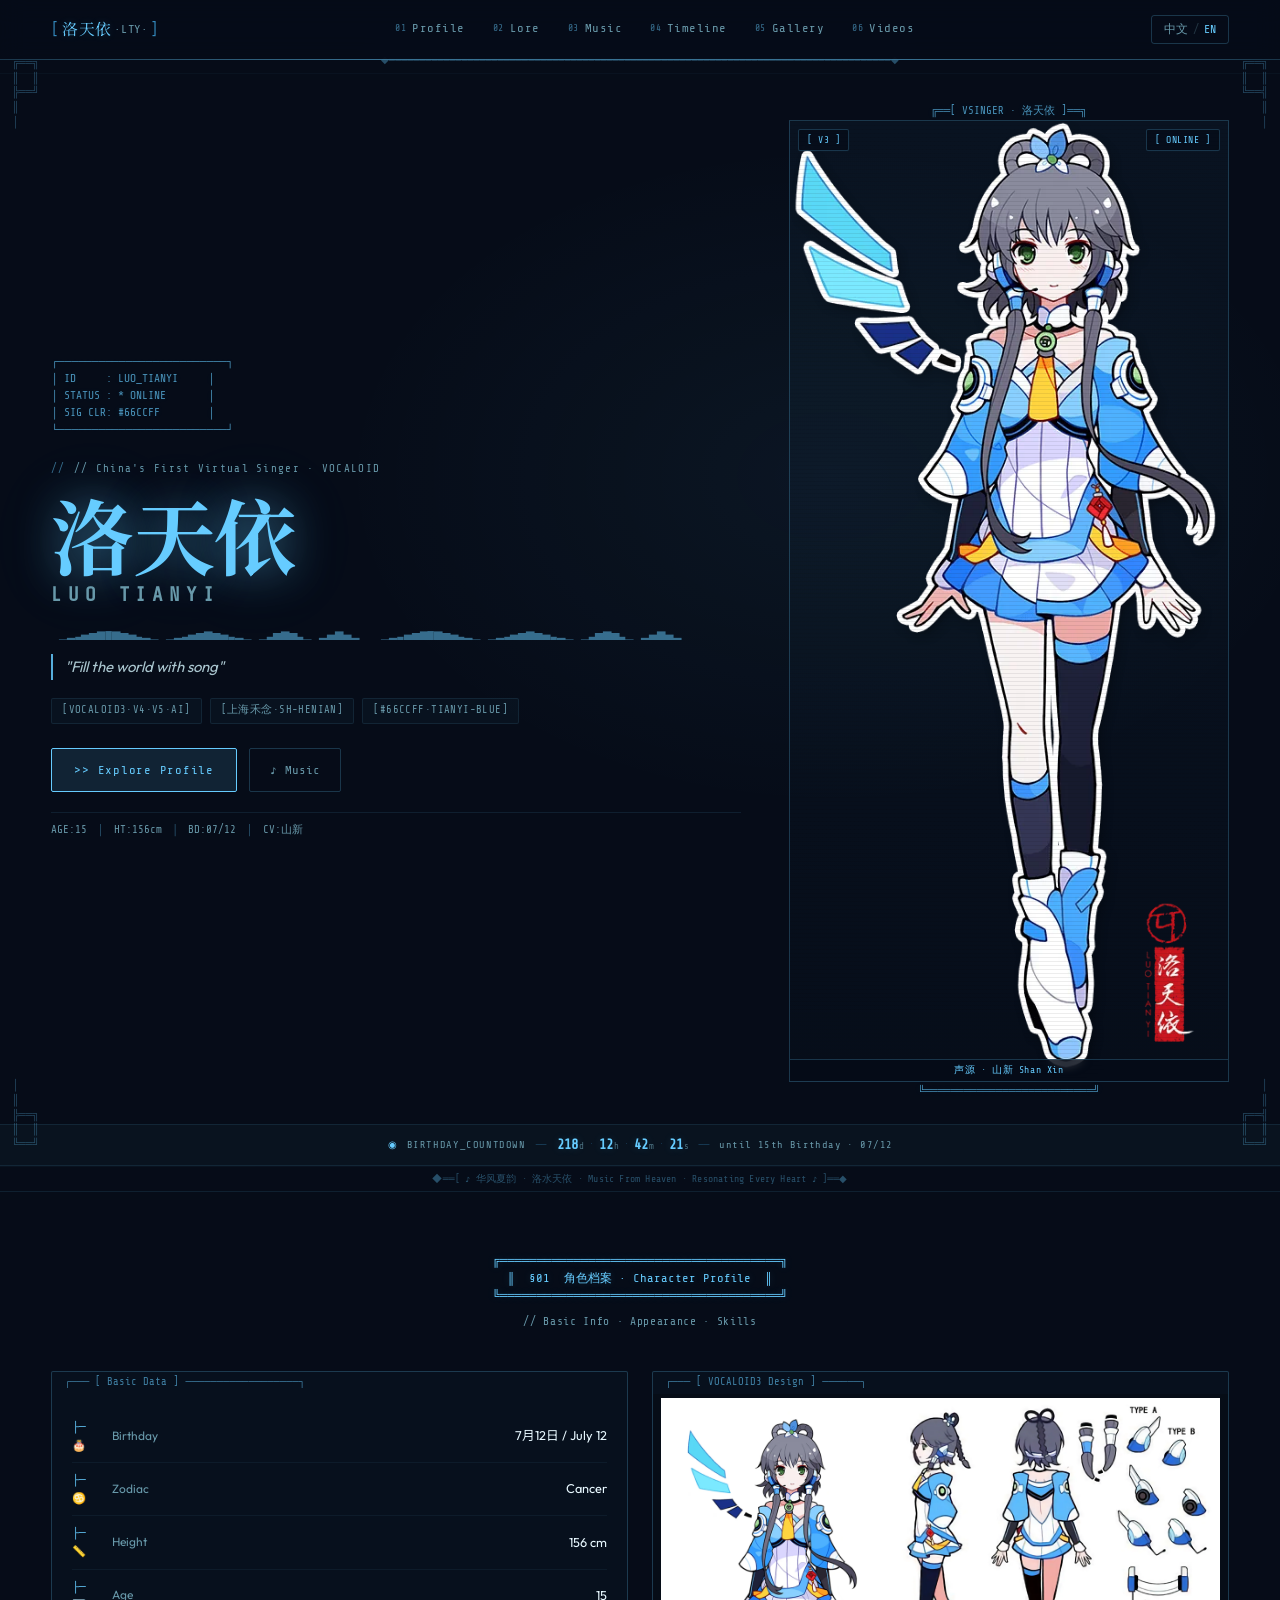
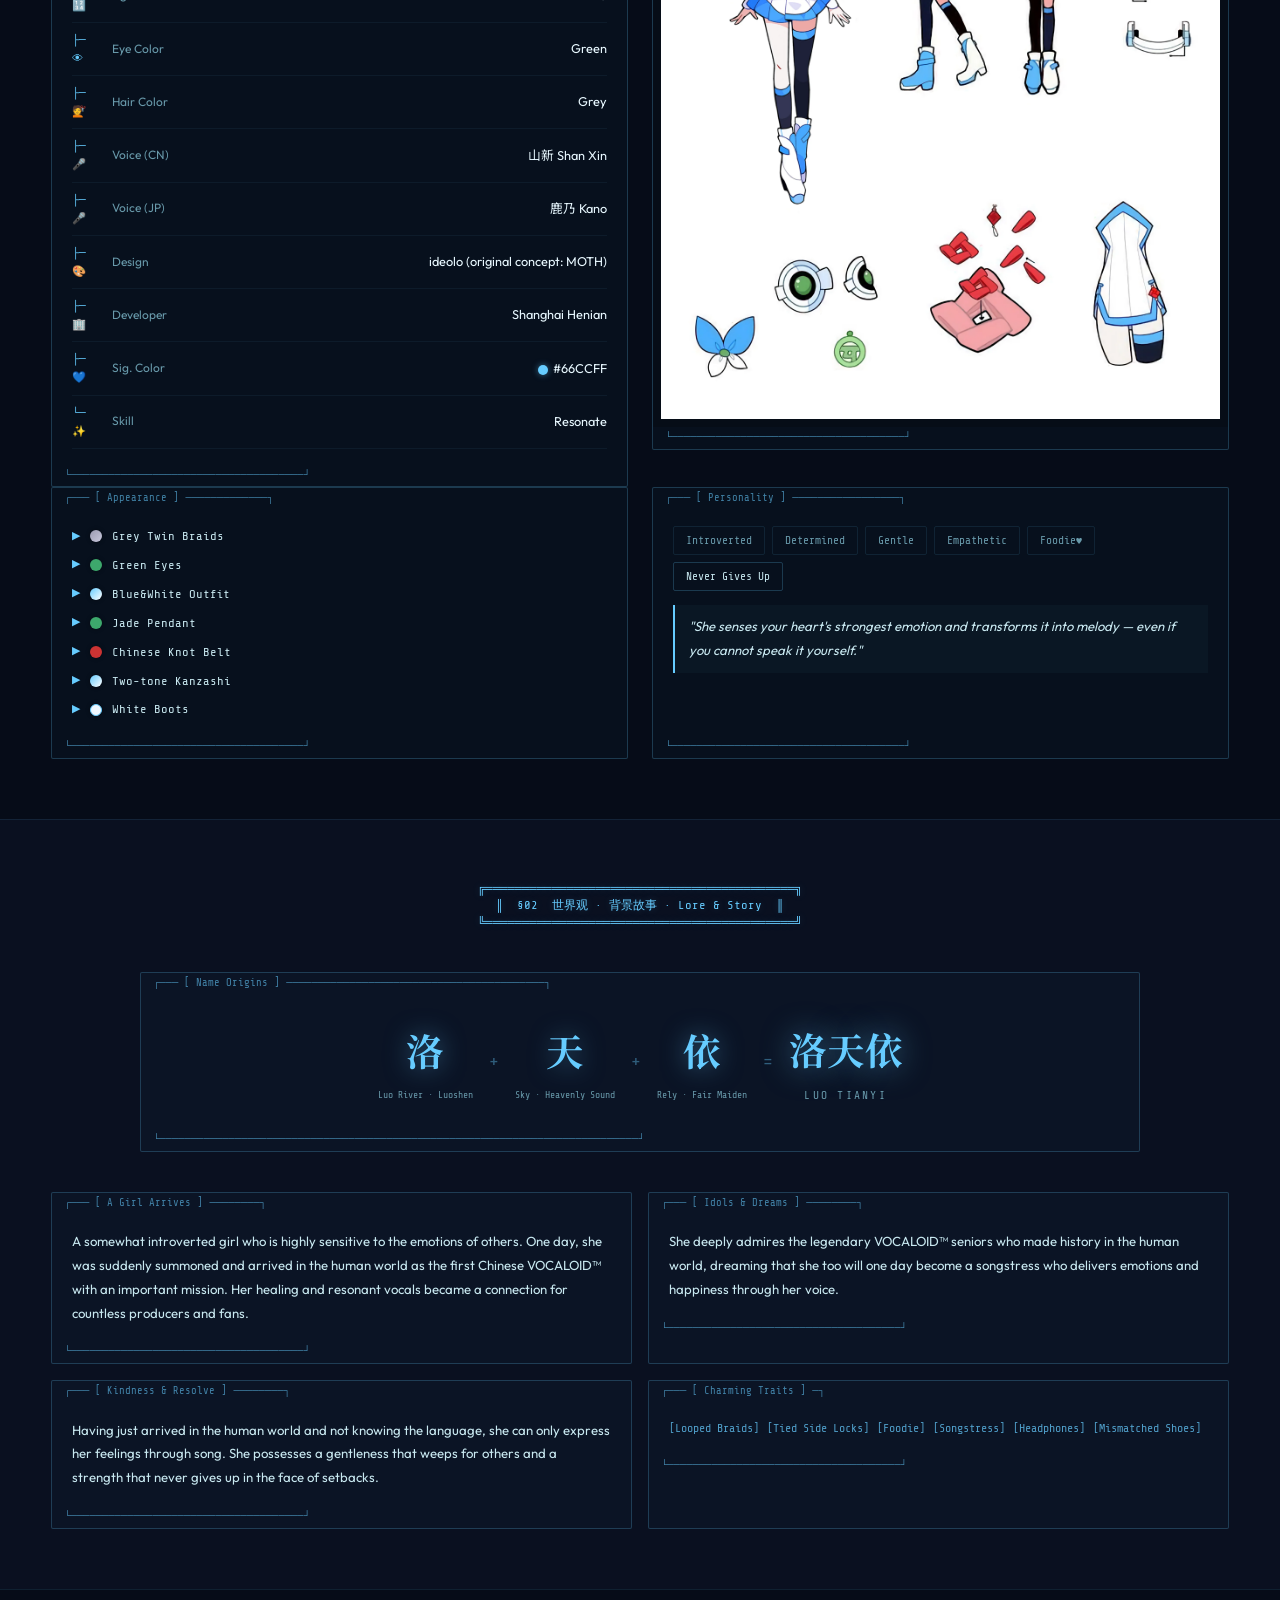
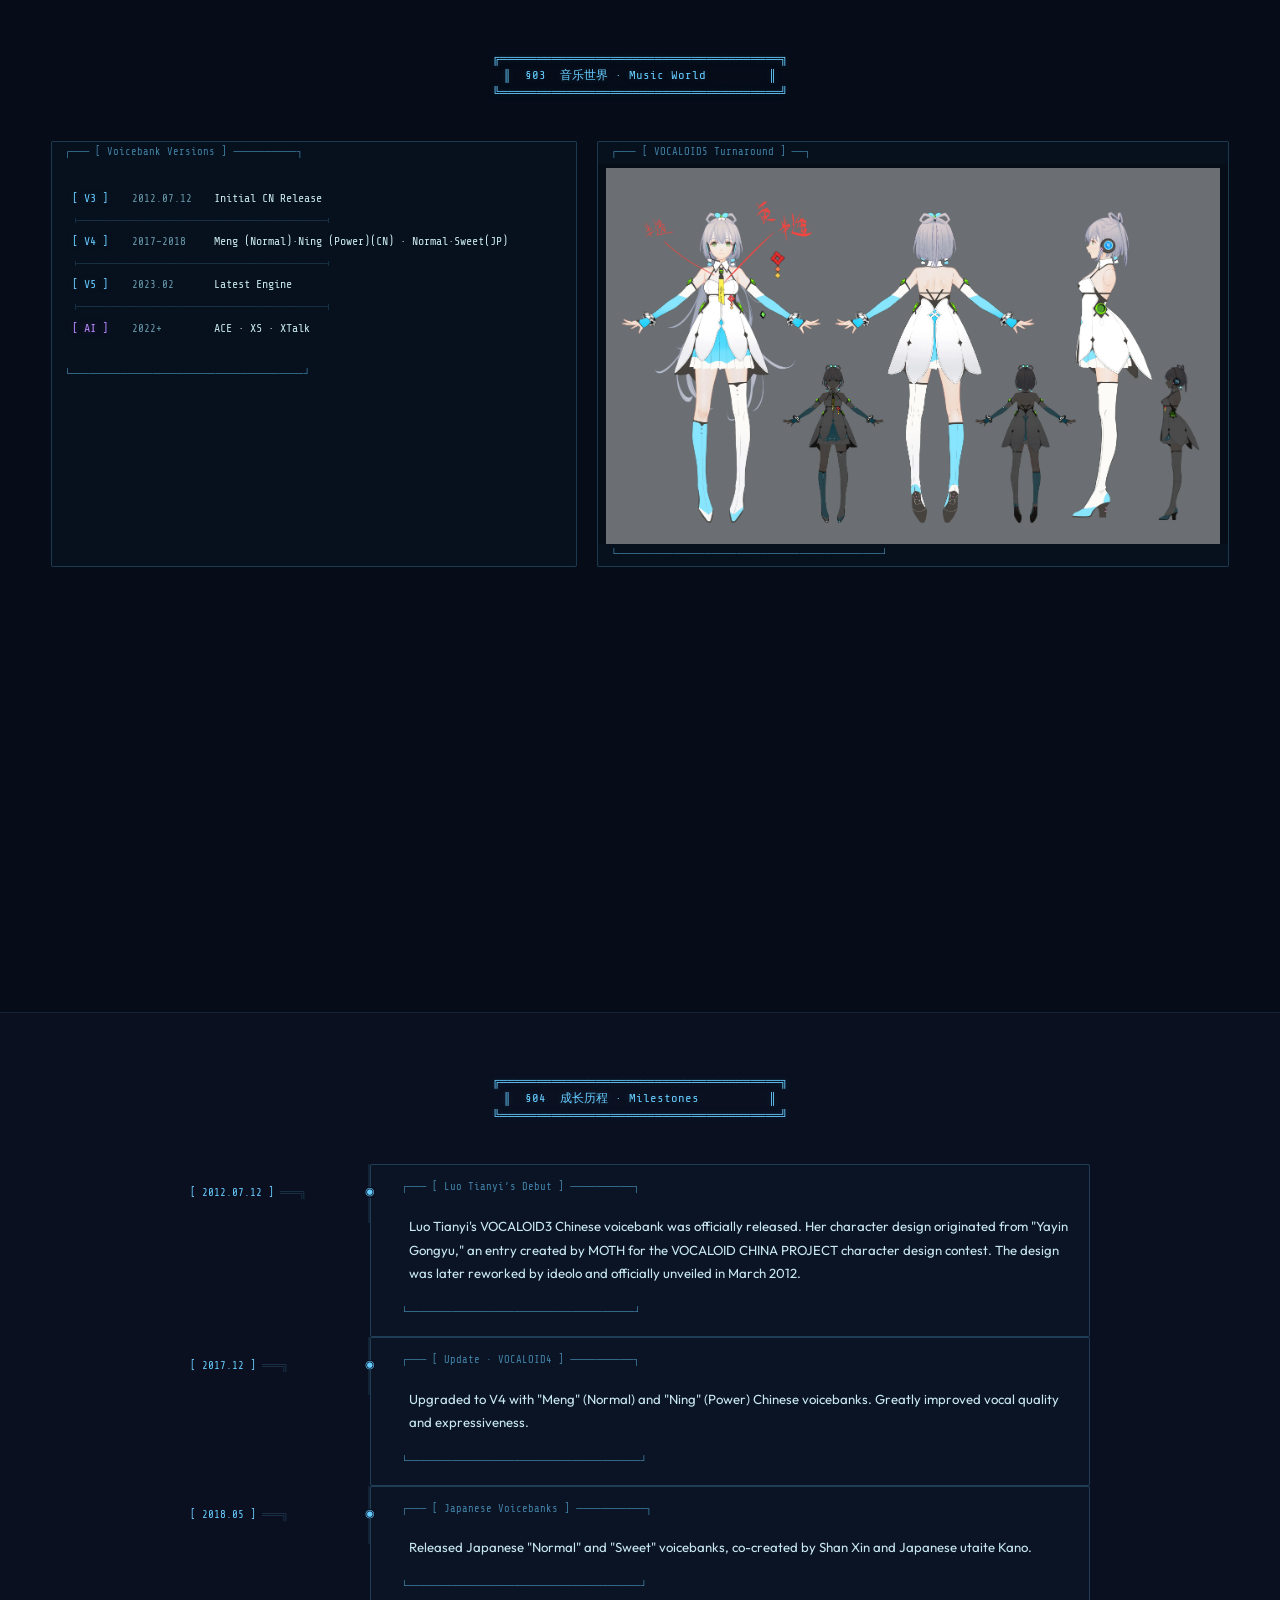
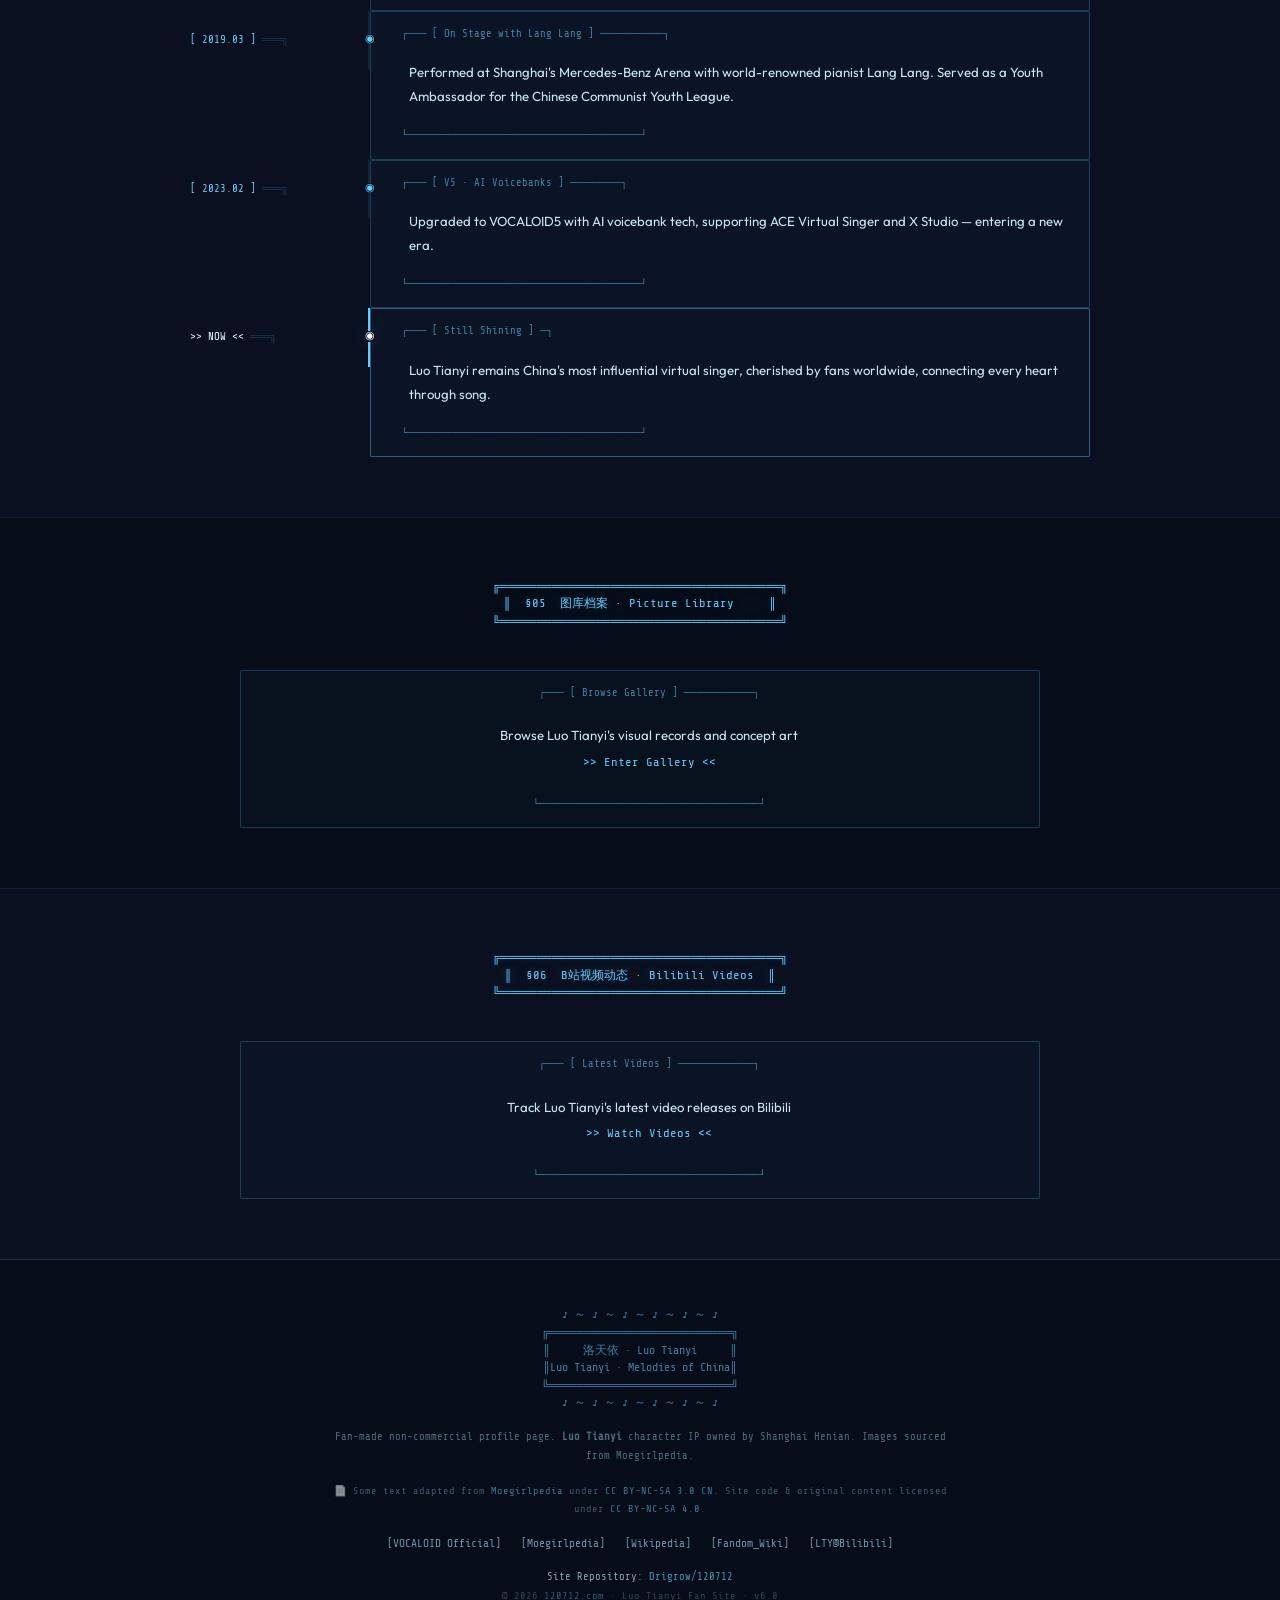
<file: en.html>
<!DOCTYPE html>
<!-- Generated from index.html by scripts/generate_english_homepage.py. -->
<html lang="en" data-lang="en" data-home>

<head>
  <meta charset="UTF-8" />
  <meta name="viewport" content="width=device-width, initial-scale=1.0" />
  <meta name="description"
    content="An unofficial Luo Tianyi fan site with her profile, voicebanks, songs, and timeline." />
  <meta name="keywords" content="洛天依, Luo Tianyi, VOCALOID, 虚拟歌手, 上海禾念" />
  <meta name="author" content="Drigrow" />
  <meta name="theme-color" content="#060c18" />
  <title>Luo Tianyi</title>

  <link rel="canonical" href="https://120712.com/en.html" />
  <link rel="alternate" hreflang="zh-Hans" href="https://120712.com/" />
  <link rel="alternate" hreflang="en" href="https://120712.com/en.html" />
  <link rel="alternate" hreflang="x-default" href="https://120712.com/" />

  <!-- Open Graph -->
  <meta property="og:type" content="website" />
  <meta property="og:title" content="Luo Tianyi" />
  <meta property="og:description"
    content="An unofficial Luo Tianyi fan site with her profile, voicebanks, songs, and timeline." />
  <meta property="og:image" content="https://120712.com/assets/images/lt_main.png" />
  <meta property="og:image:alt" content="Luo Tianyi V3 character art" />
  <meta property="og:url" content="https://120712.com/en.html" />
  <meta property="og:site_name" content="120712.com" />
  <meta property="og:locale" content="en_US" />
  <meta property="og:locale:alternate" content="zh_CN" />

  <!-- Twitter Card -->
  <meta name="twitter:card" content="summary_large_image" />
  <meta name="twitter:title" content="Luo Tianyi" />
  <meta name="twitter:description" content="An unofficial Luo Tianyi fan site with her profile, voicebanks, songs, and timeline." />
  <meta name="twitter:image" content="https://120712.com/assets/images/lt_main.png" />
  <meta name="twitter:image:alt" content="Luo Tianyi V3 character art" />

  <!-- Structured Data (JSON-LD) -->
  <script type="application/ld+json">
  {
    "@context": "https://schema.org",
    "@type": "WebPage",
    "name": "Luo Tianyi",
    "description": "An unofficial Luo Tianyi fan site with her profile, voicebanks, songs, and timeline.",
    "url": "https://120712.com/en.html",
    "inLanguage": "en",
    "about": {
      "@type": "Person",
      "name": "洛天依",
      "alternateName": "Luo Tianyi",
      "description": "中国第一虚拟歌手 / China's first virtual singer",
      "birthDate": "2012-07-12",
      "nationality": "中国",
      "knowsAbout": [
        "VOCALOID",
        "Virtual Singer",
        "Music"
      ]
    }
  }
  </script>

  <link rel="icon" type="image/png" sizes="32x32" href="favicon.png" />
  <link rel="icon" type="image/png" sizes="16x16" href="favicon.png" />
  <link rel="apple-touch-icon" sizes="180x180" href="favicon.png" />
  <link rel="shortcut icon" href="favicon.png" />
  <link rel="preconnect" href="https://fonts.googleapis.com" />
  <link rel="preconnect" href="https://fonts.gstatic.com" crossorigin />
  <link
    href="https://fonts.googleapis.com/css2?family=Share+Tech+Mono&family=Outfit:wght@300;400;600;700;800&family=Noto+Sans+SC:wght@300;400;700&family=Noto+Serif+SC:wght@600;700&display=swap"
    rel="stylesheet" />
  <script data-cfasync="false">
    if (document.referrer) {
      const referrer = new URL(document.referrer);
      if (referrer.origin === location.origin ||
          referrer.hostname === '120712.com' || referrer.hostname === 'www.120712.com') {
        document.documentElement.classList.add('skip-home-loader');
      }
    }
  </script>
  <link rel="stylesheet" href="assets/css/style.v6.0.3.css" />
  <noscript>
    <style>
      .loader-screen { display: none; }
      .reveal { opacity: 1; transform: none; }
    </style>
  </noscript>
</head>

<body>

  <!-- ████ LOADER ████ -->
  <div id="loader" class="loader-screen">
    <div class="loader-box">
      <pre class="loader-ascii" aria-hidden="true">
       / \/ \
       \ \/ /      _/\_
      __\/\/__    / _  \
    [=|       |=] \/^\ \
   (( |* ●w● *| ))  \ / \
    [=|       |=]    )
       \_______/
           |
            \____
                 \
               (@)
  ╔═══════════════╗
  ║  LOADING...   ║
  ╚═══════════════╝</pre>
      <div class="loader-bar-wrap">
        <div class="loader-bar-track">
          <div class="loader-bar-fill" id="loaderBar"></div>
        </div>
      </div>
      <p class="loader-txt"><span class="zh">正在载入…</span><span class="en">Initializing System…</span></p>
    </div>
  </div>

  <!-- ████ NAVBAR ████ -->
  <nav class="navbar" id="navbar" aria-label="Main navigation" data-label-zh="主导航" data-label-en="Main navigation">
    <a href="#hero" class="nav-logo">
      <span class="logo-bracket">[ </span>
      <span class="logo-name-zh">洛天依</span>
      <span class="logo-name-en">·LTY·</span>
      <span class="logo-bracket"> ]</span>
    </a>
    <ul class="nav-links" id="navLinks">
      <li><a href="#profile" class="nav-link"><span class="nl-idx">01</span><span class="zh">档案</span><span
            class="en">Profile</span></a></li>
      <li><a href="#lore" class="nav-link"><span class="nl-idx">02</span><span class="zh">背景</span><span
            class="en">Lore</span></a></li>
      <li><a href="#music" class="nav-link"><span class="nl-idx">03</span><span class="zh">音乐</span><span
            class="en">Music</span></a></li>
      <li><a href="#timeline" class="nav-link"><span class="nl-idx">04</span><span class="zh">历程</span><span
            class="en">Timeline</span></a></li>
      <li><a href="#gallery-link" class="nav-link"><span class="nl-idx">05</span><span class="zh">图库</span><span
            class="en">Gallery</span></a></li>
      <li><a href="#updates-link" class="nav-link"><span class="nl-idx">06</span><span class="zh">视频</span><span
            class="en">Videos</span></a></li>
    </ul>
    <div class="nav-right">
      <a class="lang-toggle" id="langToggle" href="./" hreflang="zh-Hans" aria-label="Switch to Chinese" data-label-zh="切换至英文" data-label-en="Switch to Chinese">
        <span class="lt-zh">中文</span><span class="lt-sep">/</span><span class="lt-en">EN</span>
      </a>
      <button class="hamburger" id="hamburger" aria-label="Menu" data-label-zh="菜单" data-label-en="Menu" aria-expanded="false">
        <span></span><span></span><span></span>
      </button>
    </div>
  </nav>
  <div class="mobile-menu" id="mobileMenu">
    <a href="#profile" onclick="closeMobMenu()"><span class="zh">01_档案</span><span class="en">01_Profile</span></a>
    <a href="#lore" onclick="closeMobMenu()"><span class="zh">02_背景</span><span class="en">02_Lore</span></a>
    <a href="#music" onclick="closeMobMenu()"><span class="zh">03_音乐</span><span class="en">03_Music</span></a>
    <a href="#timeline" onclick="closeMobMenu()"><span class="zh">04_历程</span><span class="en">04_Timeline</span></a>
    <a href="#gallery-link" onclick="closeMobMenu()"><span class="zh">05_图库</span><span class="en">05_Gallery</span></a>
    <a href="#updates-link" onclick="closeMobMenu()"><span class="zh">06_视频</span><span class="en">06_Videos</span></a>
  </div>

  <main>

    <!-- ████ HERO ████ -->
    <section id="hero" class="hero-section">

      <!-- ASCII corner decorations -->
      <div class="ascii-corner tl" aria-hidden="true">
        <pre>╔══╗
║  ║
╠══╝
║
│</pre>
      </div>
      <div class="ascii-corner tr" aria-hidden="true">
        <pre>╔══╗
║  ║
╚══╣
   ║
   │</pre>
      </div>
      <div class="ascii-corner bl" aria-hidden="true">
        <pre>│
║
╠══╗
║  ║
╚══╝</pre>
      </div>
      <div class="ascii-corner br" aria-hidden="true">
        <pre>   │
   ║
╔══╣
║  ║
╚══╝</pre>
      </div>

      <!-- ASCII top banner strip -->
      <div class="ascii-banner-top" aria-hidden="true">
        <span class="mono">◆═══════════════════════════════════════════════════════════════════════════════════◆</span>
      </div>

      <div class="hero-inner">
        <!-- LEFT: text + ASCII decoration -->
        <div class="hero-text-col">
          <div class="hud-frame" aria-hidden="true">
            <pre class="hud-ascii" style="text-align: left; display: inline-block;">┌─────────────────────────┐
│ ID     : LUO_TIANYI     │
│ STATUS : * ONLINE       │
│ SIG CLR: #66CCFF        │
└─────────────────────────┘</pre>
          </div>

          <p class="hero-overline mono"><span class="zh">// 虚拟歌手 · VOCALOID · 洛水天依</span><span class="en">// China's
              First Virtual Singer · VOCALOID</span></p>
          <h1 class="hero-name">
            <span class="hero-kanji">洛天依</span>
            <span class="hero-romaji">Luo&nbsp;Tianyi</span>
          </h1>

          <!-- Hidden SEO paragraph for long-tail keywords -->
          <p class="sr-only">
            <span class="zh">洛天依（Luo Tianyi）是中国第一位VOCALOID虚拟歌手，诞生于2012年，由上海禾念推出。她的首个声库基于VOCALOID
              3引擎，声源为中国声优山新。作为Vsinger企划的核心成员，洛天依频繁登台央视春晚及各类大型跨年晚会，其代表作包括诸多V家中文殿堂级歌曲。标志性颜色为天依蓝（#66CCFF），粉丝常以“洛水天依”相称。本网站为洛天依非官方档案页与赛博朋克ASCII艺术主题资料库。</span>
            <span class="en">Luo Tianyi is China's first VOCALOID virtual singer, released in 2012 by Shanghai Henian
              (Vsinger). Initially debuted on the VOCALOID3 engine with voice provider Shan Xin, she has grown to become
              the most iconic Chinese virtual idol, appearing on national television including the CCTV Spring Festival
              Gala. Known for her signature "Tianyi Blue" (#66CCFF) aesthetic, her voicebanks have upgraded to
              VOCALOID4, VOCALOID5, and AI models. This site serves as an unofficial cyberpunk ASCII art profile, fan
              site, and timeline for Luo Tianyi.</span>
          </p>

          <!-- ASCII waveform -->
          <div class="ascii-wave" aria-hidden="true">
            <span class="mono wave-anim">▁▂▃▄▅▆▇█▇▆▅▄▃▂▁▂▃▄▅▆▇▆▅▄▃▂▁▂▄▆▇▆▄▂▁▃▅▇▅▃▁</span>
          </div>

          <p class="hero-tagline">
            <span class="zh">「让世界充满歌声」</span>
            <span class="en">"Fill the world with song"</span>
          </p>

          <div class="hero-tags mono">
            <span class="htag">[VOCALOID3·V4·V5·AI]</span>
            <span class="htag">[上海禾念·SH-HENIAN]</span>
            <span class="htag">[#66CCFF·TIANYI-BLUE]</span>
          </div>

          <div class="hero-btns">
            <a href="#profile" class="btn-pri"><span class="mono">&gt;&gt;</span> <span class="zh">探索档案</span><span
                class="en">Explore Profile</span></a>
            <a href="#music" class="btn-sec"><span class="mono">♪</span> <span class="zh">聆听音乐</span><span
                class="en">Music</span></a>
          </div>

          <!-- ASCII bottom stat strip -->
          <div class="hero-stat-strip mono" aria-hidden="true" data-nosnippet>
            <span>AGE:15</span>
            <span class="sep">│</span>
            <span>HT:156cm</span>
            <span class="sep">│</span>
            <span>BD:07/12</span>
            <span class="sep">│</span>
            <span>CV:山新</span>
          </div>
        </div>

        <!-- RIGHT: Real character image from moegirl -->
        <div class="hero-char-col">
          <!-- ASCII frame around the image -->
          <div class="char-frame-ascii">
            <div class="cfa-top mono" aria-hidden="true">╔══[ VSINGER · 洛天依 ]══╗</div>
            <div class="char-img-wrap">
              <picture>
                <source srcset="assets/images/lt_main.webp" type="image/webp" />
                <img src="assets/images/lt_main.png"
                  alt="洛天依官方角色立绘图片 | Luo Tianyi official V3 character illustration transparent background"
                  class="char-img" width="479" height="1050" loading="eager" fetchpriority="high" onerror="this.onerror=null; this.src='assets/images/lt_v3.webp';" />
              </picture>
              <div class="char-scanline" aria-hidden="true"></div>
              <!-- Status badges on image -->
              <div class="img-badge top-left mono">[ V3 ]</div>
              <div class="img-badge top-right mono">[ ONLINE ]</div>
              <div class="img-badge bottom mono">声源 · 山新 Shan Xin</div>
            </div>
            <div class="cfa-bot mono" aria-hidden="true">╚══════════════════════════╝</div>
          </div>
        </div>
      </div>

      <!-- ════ BIRTHDAY COUNTDOWN STRIP ════ -->
      <div class="bd-strip mono" id="bdStrip" aria-live="polite">
        <!-- Normal countdown mode -->
        <div class="bd-countdown" id="bdCountdown">
          <span class="bd-icon">◉</span>
          <span class="bd-label">
            <span class="zh" id="bdLabelZh">生日倒计时</span>
            <span class="en" id="bdLabelEn">BIRTHDAY_COUNTDOWN</span>
          </span>
          <span class="bd-sep">──</span>
          <span class="bd-units" id="bdUnits">
            <span class="bd-unit"><span id="bdDays">--</span><span class="bd-uname zh">天</span><span
                class="bd-uname en">d</span></span>
            <span class="bd-dot">·</span>
            <span class="bd-unit"><span id="bdHours">--</span><span class="bd-uname zh">时</span><span
                class="bd-uname en">h</span></span>
            <span class="bd-dot">·</span>
            <span class="bd-unit"><span id="bdMins">--</span><span class="bd-uname zh">分</span><span
                class="bd-uname en">m</span></span>
            <span class="bd-dot">·</span>
            <span class="bd-unit"><span id="bdSecs">--</span><span class="bd-uname zh">秒</span><span
                class="bd-uname en">s</span></span>
          </span>
          <span class="bd-sep">──</span>
          <span class="bd-target">
            <span class="zh" id="bdTargetZh">至第--个生日 · 07/12</span>
            <span class="en" id="bdTargetEn">until --th Birthday · 07/12</span>
          </span>
        </div>
        <!-- Birthday card mode (July 12 only) -->
        <div class="bd-card" id="bdCard" style="display:none">
          <span class="bd-cake">🎂</span>
          <span class="bd-wish">
            <span class="zh" id="bdWishZh">生日快乐，洛天依！✨ 愿歌声永远回响 · 第--个生日快乐</span>
            <span class="en" id="bdWishEn">Happy --th Birthday, Luo Tianyi! ✨ May your song always resonate</span>
          </span>
          <span class="bd-cake">🎂</span>
        </div>
      </div>

      <!-- ASCII bottom strip -->
      <div class="ascii-banner-bot" aria-hidden="true">
        <span class="mono banner-long">◆══[ ♪ 华风夏韵 · 洛水天依 · Music From Heaven · Resonating Every Heart ♪ ]══◆</span>
        <span class="mono banner-short" style="display:none;">◆══[ ♪ 华风夏韵 · 洛水天依 ♪ ]══◆</span>
      </div>
    </section>

    <!-- ████ PROFILE SECTION ████ -->
    <section id="profile" class="section-dark">
      <!-- ASCII section header -->
      <div class="sec-header">
        <pre class="sec-ascii" aria-hidden="true">╔══════════════════════════════════════╗
║  §01  角色档案 · Character Profile  ║
╚══════════════════════════════════════╝</pre>
        <h2 class="sr-only"><span class="zh">角色档案</span><span class="en">Character Profile</span></h2>
        <p class="sec-sub mono"><span class="zh">// 基本信息 · 外观特征 · 性格技能</span><span class="en">// Basic Info · Appearance
            ·
            Skills</span></p>
      </div>

      <div class="profile-wrap">

        <!-- Column A: Stats table (ASCII styled) -->
        <div class="profile-col-a">
          <div class="ascii-card">
            <div class="ac-header mono">
              ┌─── [ <span class="zh">基本资料</span><span class="en">Basic Data</span> ] ──────────────────┐
            </div>
            <div class="ac-body">
              <table class="ascii-table" data-nosnippet>
                <tbody>
                  <tr>
                    <td class="atk mono">├─ 🎂</td>
                    <td class="atl"><span class="zh">生日</span><span class="en">Birthday</span></td>
                    <td class="atv">7月12日 / July 12</td>
                  </tr>
                  <tr>
                    <td class="atk mono">├─ ♋</td>
                    <td class="atl"><span class="zh">星座</span><span class="en">Zodiac</span></td>
                    <td class="atv"><span class="zh">巨蟹座</span><span class="en">Cancer</span></td>
                  </tr>
                  <tr>
                    <td class="atk mono">├─ 📏</td>
                    <td class="atl"><span class="zh">身高</span><span class="en">Height</span></td>
                    <td class="atv">156 cm</td>
                  </tr>
                  <tr>
                    <td class="atk mono">├─ 🔢</td>
                    <td class="atl"><span class="zh">年龄</span><span class="en">Age</span></td>
                    <td class="atv">15</td>
                  </tr>
                  <tr>
                    <td class="atk mono">├─ 👁</td>
                    <td class="atl"><span class="zh">瞳色</span><span class="en">Eye Color</span></td>
                    <td class="atv"><span class="zh">绿色</span><span class="en">Green</span></td>
                  </tr>
                  <tr>
                    <td class="atk mono">├─ 💇</td>
                    <td class="atl"><span class="zh">发色</span><span class="en">Hair Color</span></td>
                    <td class="atv"><span class="zh">灰发</span><span class="en">Grey</span></td>
                  </tr>
                  <tr>
                    <td class="atk mono">├─ 🎤</td>
                    <td class="atl"><span class="zh">声源(中)</span><span class="en">Voice (CN)</span></td>
                    <td class="atv">山新 Shan Xin</td>
                  </tr>
                  <tr>
                    <td class="atk mono">├─ 🎤</td>
                    <td class="atl"><span class="zh">声源(日)</span><span class="en">Voice (JP)</span></td>
                    <td class="atv">鹿乃 Kano</td>
                  </tr>
                  <tr>
                    <td class="atk mono">├─ 🎨</td>
                    <td class="atl"><span class="zh">设计师</span><span class="en">Design</span></td>
                    <td class="atv"><span class="zh">ideolo（原案：MOTH）</span><span class="en">ideolo (original concept: MOTH)</span></td>
                  </tr>
                  <tr>
                    <td class="atk mono">├─ 🏢</td>
                    <td class="atl"><span class="zh">开发商</span><span class="en">Developer</span></td>
                    <td class="atv"><span class="zh">上海禾念</span><span class="en">Shanghai Henian</span></td>
                  </tr>
                  <tr>
                    <td class="atk mono">├─ 💙</td>
                    <td class="atl"><span class="zh">象征色</span><span class="en">Sig. Color</span></td>
                    <td class="atv"><span class="color-swatch"></span>#66CCFF</td>
                  </tr>
                  <tr>
                    <td class="atk mono">└─ ✨</td>
                    <td class="atl"><span class="zh">特技</span><span class="en">Skill</span></td>
                    <td class="atv"><span class="zh">共鸣</span><span class="en">Resonate</span></td>
                  </tr>
                </tbody>
              </table>
            </div>
            <div class="ac-footer mono">
              └─────────────────────────────────────┘
            </div>
          </div>
        </div>

        <!-- Column B: Appearance + reference image -->
        <div class="profile-col-b">
          <!-- V3 reference image -->
          <div class="ref-img-block ascii-card">
            <div class="ac-header mono">┌─── [ <span class="zh">VOCALOID3 人设参考</span><span class="en">VOCALOID3 Design</span> ] ──────┐</div>
            <div class="ref-img-inner">
              <picture>
                <source srcset="assets/images/lt_v3.webp" type="image/webp" />
                <img src="assets/images/lt_v3.png"
                  alt="洛天依 VOCALOID 3 (V3) 人设形象参考图 | Luo Tianyi VOCALOID3 design reference and concept art sheet"
                  class="ref-img" width="2560" height="2848" loading="lazy" />
              </picture>
            </div>
            <div class="ac-footer mono">└─────────────────────────────────────┘</div>
          </div>

          <!-- Appearance traits -->
        </div>
      </div>
      <div class="profile-wrap mt24">
        <div class="profile-col-a">
          <div class="ascii-card" style="height: 100%; display: flex; flex-direction: column;">
            <div class="ac-header mono">┌─── [ <span class="zh">外观特征</span><span class="en">Appearance</span> ] ─────────────┐</div>
            <div class="ac-body appear-grid" data-nosnippet>
              <div class="appear-item mono">
                <span class="ap-bullet">▶</span>
                <div class="ap-dot" style="background:linear-gradient(135deg,#9a9ab0,#c8c8dc)"></div>
                <span><span class="zh">灰色双马尾</span><span class="en">Grey Twin Braids</span></span>
              </div>
              <div class="appear-item mono">
                <span class="ap-bullet">▶</span>
                <div class="ap-dot" style="background:#3da86c"></div>
                <span><span class="zh">绿色眼睛</span><span class="en">Green Eyes</span></span>
              </div>
              <div class="appear-item mono">
                <span class="ap-bullet">▶</span>
                <div class="ap-dot" style="background:linear-gradient(135deg,#66ccff,#fff)"></div>
                <span><span class="zh">蓝白未来感服装</span><span class="en">Blue&amp;White Outfit</span></span>
              </div>
              <div class="appear-item mono">
                <span class="ap-bullet">▶</span>
                <div class="ap-dot" style="background:#3da86c"></div>
                <span><span class="zh">翡翠吊坠</span><span class="en">Jade Pendant</span></span>
              </div>
              <div class="appear-item mono">
                <span class="ap-bullet">▶</span>
                <div class="ap-dot" style="background:#cc3333"></div>
                <span><span class="zh">中国结腰饰</span><span class="en">Chinese Knot Belt</span></span>
              </div>
              <div class="appear-item mono">
                <span class="ap-bullet">▶</span>
                <div class="ap-dot" style="background:linear-gradient(135deg,#66ccff,#fff)"></div>
                <span><span class="zh">双色花形发饰</span><span class="en">Two-tone Kanzashi</span></span>
              </div>
              <div class="appear-item mono">
                <span class="ap-bullet">▶</span>
                <div class="ap-dot" style="background:#f0f8ff;border:1px solid #66ccff"></div>
                <span><span class="zh">白色长靴</span><span class="en">White Boots</span></span>
              </div>
            </div>
            <div class="ac-footer mono" style="margin-top: auto;">└─────────────────────────────────────┘</div>
          </div>
        </div>
        <div class="profile-col-b">
          <!-- Personality tags -->
          <div class="ascii-card" style="height: 100%; display: flex; flex-direction: column;">
            <div class="ac-header mono">┌─── [ <span class="zh">性格</span><span class="en">Personality</span> ] ─────────────────┐</div>
            <div class="ac-body">
              <div class="trait-cloud">
                <span class="trait mono"><span class="zh">内敛</span><span class="en">Introverted</span></span>
                <span class="trait mono"><span class="zh">坚毅</span><span class="en">Determined</span></span>
                <span class="trait mono"><span class="zh">温柔</span><span class="en">Gentle</span></span>
                <span class="trait mono"><span class="zh">共情</span><span class="en">Empathetic</span></span>
                <span class="trait mono"><span class="zh">吃货</span><span class="en">Foodie♥</span></span>
                <span class="trait mono large-t"><span class="zh">永不言弃</span><span class="en">Never Gives
                    Up</span></span>
              </div>
              <blockquote class="ascii-quote">
                <p class="zh">「她能感知你心中最强烈的情感，化作旋律唱出，哪怕你自己无法开口。」</p>
                <p class="en">"She senses your heart's strongest emotion and transforms it into melody — even if you
                  cannot speak it yourself."</p>
              </blockquote>
            </div>
            <div class="ac-footer mono" style="margin-top: auto;">└─────────────────────────────────────┘</div>
          </div>
        </div>
      </div>
    </section>

    <!-- ████ LORE SECTION ████ -->
    <section id="lore" class="section-mid">
      <div class="sec-header">
        <pre class="sec-ascii" aria-hidden="true">╔══════════════════════════════════════════╗
║  §02  世界观 · 背景故事 · Lore &amp; Story  ║
╚══════════════════════════════════════════╝</pre>
        <h2 class="sr-only"><span class="zh">世界观与背景故事</span><span class="en">Lore &amp; Story</span></h2>
      </div>

      <!-- Etymology display -->
      <div class="etym-block ascii-card" data-nosnippet>
        <div class="ac-header mono">┌─── [ <span class="zh">名字解析</span><span class="en">Name Origins</span> ] ─────────────────────────────────────────┐</div>
        <div class="etym-inner">
          <div class="etym-part">
            <span class="etym-char">洛</span>
            <span class="etym-sub mono"><span class="zh">洛河 · 洛神</span><span class="en">Luo River ·
                Luoshen</span></span>
          </div>
          <div class="etym-op mono">+</div>
          <div class="etym-part">
            <span class="etym-char">天</span>
            <span class="etym-sub mono"><span class="zh">天空 · 天音</span><span class="en">Sky · Heavenly
                Sound</span></span>
          </div>
          <div class="etym-op mono">+</div>
          <div class="etym-part">
            <span class="etym-char">依</span>
            <span class="etym-sub mono"><span class="zh">第一 · 伊人</span><span class="en">Rely · Fair Maiden</span></span>
          </div>
          <div class="etym-op mono">=</div>
          <div class="etym-result">
            <span class="etym-full">洛天依</span>
            <span class="etym-full-en mono">LUO TIANYI</span>
          </div>
        </div>
        <div class="ac-footer mono">└────────────────────────────────────────────────────────────────────────────┘</div>
      </div>

      <!-- Lore cards in ASCII grid -->
      <div class="lore-grid">
        <div class="lore-card ascii-card reveal">
          <div class="ac-header mono">┌─── [ <span class="zh">少女的降临</span><span class="en">A Girl Arrives</span> ] ────────┐</div>
          <div class="ac-body">
            <p class="zh">
              能够敏锐地感受到他人感情，有点内向的少女。在某日突然获得了召唤，并且带着某个重要的任务，作为第一位中文VOCALOID™来到了人类的世界。她那充满治愈力与共鸣的嗓音，成为了无数创作者与粉丝的羁绊。</p>
            <p class="en">A somewhat introverted girl who is highly sensitive to the emotions of others. One day, she
              was suddenly summoned and arrived in the human world as the first Chinese VOCALOID™ with an important
              mission. Her healing and resonant vocals became a connection for countless producers and fans.</p>
          </div>
          <div class="ac-footer mono">└─────────────────────────────────────┘</div>
        </div>
        <div class="lore-card ascii-card reveal">
          <div class="ac-header mono">┌─── [ <span class="zh">前辈与梦想</span><span class="en">Idols &amp; Dreams</span> ] ────────┐</div>
          <div class="ac-body">
            <p class="zh">对过去曾经在人类世界创造了历史的传说中的VOCALOID™前辈们非常憧憬，也梦想着自己有朝一日能够成为用歌声为别人传递感动与幸福的歌姬。</p>
            <p class="en">She deeply admires the legendary VOCALOID™ seniors who made history in the human world,
              dreaming
              that she too will one day become a songstress who delivers emotions and happiness through her voice.</p>
          </div>
          <div class="ac-footer mono">└─────────────────────────────────────┘</div>
        </div>
        <div class="lore-card ascii-card reveal">
          <div class="ac-header mono">┌─── [ <span class="zh">温柔与坚强</span><span class="en">Kindness &amp; Resolve</span> ] ────────┐</div>
          <div class="ac-body">
            <p class="zh">因为初到人类世界，完全不懂人类语言，只能通过歌唱来表达感情。她拥有能为别人流泪的温柔，以及无论经历多少挫折也绝不放弃的坚强。</p>
            <p class="en">Having just arrived in the human world and not knowing the language, she can only express her
              feelings through song. She possesses a gentleness that weeps for others and a strength that never gives up
              in the face of setbacks.</p>
          </div>
          <div class="ac-footer mono">└─────────────────────────────────────┘</div>
        </div>
        <div class="lore-card ascii-card reveal">
          <div class="ac-header mono">┌─── [ <span class="zh">萌点</span><span class="en">Charming Traits</span> ] ─┐</div>
          <div class="ac-body">
            <div class="moe-tags mono">
              <span class="zh">[环形辫]</span><span class="en">[Looped Braids]</span>
              <span class="zh">[束鬓]</span><span class="en">[Tied Side Locks]</span>
              <span class="zh">[吃货]</span><span class="en">[Foodie]</span>
              <span class="zh">[歌姬]</span><span class="en">[Songstress]</span>
              <span class="zh">[耳机]</span><span class="en">[Headphones]</span>
              <span class="zh">[鸳鸯鞋]</span><span class="en">[Mismatched Shoes]</span>
            </div>
          </div>
          <div class="ac-footer mono">└─────────────────────────────────────┘</div>
        </div>
      </div>
    </section>

    <!-- ████ MUSIC SECTION ████ -->
    <section id="music" class="section-dark">
      <div class="sec-header">
        <pre class="sec-ascii" aria-hidden="true">╔══════════════════════════════════════╗
║  §03  音乐世界 · Music World         ║
╚══════════════════════════════════════╝</pre>
        <h2 class="sr-only"><span class="zh">音乐世界</span><span class="en">Music World</span></h2>
      </div>

      <!-- V5 three-view reference + voice banks -->
      <div class="music-top-row">
        <!-- Voice bank versions -->
        <div class="vb-block ascii-card" data-nosnippet>
          <div class="ac-header mono">┌─── [ <span class="zh">声库版本</span><span class="en">Voicebank Versions</span> ] ──────────┐</div>
          <div class="ac-body">
            <div class="vb-list mono">
              <div class="vb-row-item">
                <span class="vb-ver">[ V3 ]</span>
                <span class="vb-year">2012.07.12</span>
                <span class="vb-desc"><span class="zh">首发中文声库</span><span class="en">Initial CN Release</span></span>
              </div>
              <div class="vb-sep">├──────────────────────────────────────┤</div>
              <div class="vb-row-item">
                <span class="vb-ver">[ V4 ]</span>
                <span class="vb-year">2017–2018</span>
                <span class="vb-desc"><span class="zh">萌（Normal）·凝（Power）(CN) · Normal·Sweet(JP)</span><span class="en">Meng (Normal)·Ning (Power)(CN) ·
                    Normal·Sweet(JP)</span></span>
              </div>
              <div class="vb-sep">├──────────────────────────────────────┤</div>
              <div class="vb-row-item">
                <span class="vb-ver">[ V5 ]</span>
                <span class="vb-year">2023.02</span>
                <span class="vb-desc"><span class="zh">最新引擎升级</span><span class="en">Latest Engine</span></span>
              </div>
              <div class="vb-sep">├──────────────────────────────────────┤</div>
              <div class="vb-row-item">
                <span class="vb-ver vb-ai">[ AI ]</span>
                <span class="vb-year">2022+</span>
                <span class="vb-desc"><span class="zh">ACE·XS·XTalk声库</span><span class="en">ACE · XS ·
                    XTalk</span></span>
              </div>
            </div>
          </div>
          <div class="ac-footer mono">└─────────────────────────────────────┘</div>
        </div>

        <!-- V5 three-view image -->
        <div class="v5-ref ascii-card">
          <div class="ac-header mono">┌─── [ <span class="zh">VOCALOID5 三视图</span><span class="en">VOCALOID5 Turnaround</span> ] ──┐</div>
          <div class="ref-img-inner">
            <picture>
              <source srcset="assets/images/lt_v5_3view.webp" type="image/webp" />
              <img src="assets/images/lt_v5_3view.jpg"
                alt="洛天依 VOCALOID 5 (V5) 官方三视图人设 | Luo Tianyi V5 official formal character 3-view turnaround sheet"
                class="ref-img" width="5860" height="3661" loading="lazy" />
            </picture>
          </div>
          <div class="ac-footer mono">└──────────────────────────────────────────┘</div>
        </div>
      </div>

      <!-- ── Dynamic Music Player ── -->
      <div class="songs-block ascii-card reveal" id="musicPlayerBlock">
        <div class="ac-header mono" id="playerHeader">┌─── [ <span class="zh">本地曲目<span id="trackCountZh"></span></span><span class="en">Local Tracks<span id="trackCountEn"></span></span> ]
          ────────────────────────────────────────┐</div>

        <!-- Now-playing bar -->
        <div class="player-bar mono" id="playerBar" style="display:none">
          <div class="pb-top">
            <span class="pb-label">♪ <span class="zh">正在播放</span><span class="en">Now Playing</span> »</span>
            <span class="pb-title" id="pbTitle">—</span>
            <span class="pb-artist" id="pbArtist"></span>
          </div>
          <div class="pb-controls">
            <button class="pb-btn" id="pbPrev" title="Previous track" aria-label="Previous track" data-label-zh="上一首" data-label-en="Previous track">◀◀</button>
            <button class="pb-btn pb-play" id="pbPlay" title="Play/Pause" aria-label="Play/Pause" data-label-zh="播放/暂停" data-label-en="Play/Pause">▶</button>
            <button class="pb-btn" id="pbNext" title="Next track" aria-label="Next track" data-label-zh="下一首" data-label-en="Next track">▶▶</button>
            <div class="pb-prog-wrap">
              <div class="pb-prog-track">
                <div class="pb-prog-fill" id="pbFill"></div>
              </div>
            </div>
            <span class="pb-time" id="pbTime">0:00 / 0:00</span>
          </div>
          <!-- ASCII live waveform -->
          <div class="pb-wave mono" id="pbWave" aria-hidden="true">▁▁▁▁▁▁▁▁▁▁▁▁▁▁▁▁▁▁▁▁</div>
          <!-- Volume control -->
          <div class="pb-vol-wrap">
            <span class="pb-vol-icon" id="pbVolIcon" title="静音/取消静音">🔊</span>
            <input type="range" class="pb-vol-slider" id="pbVolSlider" min="0" max="100" value="80" aria-label="Volume" data-label-zh="音量" data-label-en="Volume">
            <span class="pb-vol-label" id="pbVolLabel">80%</span>
          </div>
        </div>

        <!-- Song list (populated by JS) -->
        <div class="ac-body" style="padding:0">
          <div class="song-list" id="songList">
            <!-- JS renders rows here -->
            <div class="player-loading mono" id="playerLoading">
              <span class="zh">正在扫描 ./music/ 目录…</span>
              <span class="en">Scanning ./music/ directory…</span>
            </div>
          </div>
        </div>
        <div class="ac-footer mono" id="playerFooter">
          └───────────────────────────────────────────────────────────────────────┘</div>
      </div>
    </section>

    <!-- ████ TIMELINE SECTION ████ -->
    <section id="timeline" class="section-mid">
      <div class="sec-header">
        <pre class="sec-ascii" aria-hidden="true">╔══════════════════════════════════════╗
║  §04  成长历程 · Milestones          ║
╚══════════════════════════════════════╝</pre>
        <h2 class="sr-only"><span class="zh">成长历程</span><span class="en">Milestones</span></h2>
      </div>

      <div class="timeline-ascii">
        <!-- Each item: ASCII rail -->
        <div class="tl-item reveal">
          <div class="tl-rail mono">
            <span class="tl-date">[ 2012.07.12 ]</span>
            <span class="tl-connector">═══╗</span>
          </div>
          <div class="tl-content ascii-card">
            <div class="ac-header mono">┌─── [ <span class="zh">洛天依诞生</span><span class="en">Luo Tianyi’s Debut</span> ] ──────────┐</div>
            <div class="ac-body">
              <p><span class="zh">洛天依 VOCALOID3 中文声库正式发售。其角色形象源自画师 MOTH 创作的「雅音宫羽」，该作品入选 VOCALOID CHINA PROJECT 形象征集活动，后经 ideolo 重新设计，于 2012 年 3 月公布正式形象。</span><span class="en">Luo Tianyi's VOCALOID3 Chinese voicebank was officially released.
                  Her character design originated from "Yayin Gongyu," an entry created by MOTH for the VOCALOID CHINA PROJECT
                  character design contest. The design was later reworked by ideolo and officially unveiled in March 2012.</span></p>
            </div>
            <div class="ac-footer mono">└────────────────────────────────────┘</div>
          </div>
        </div>

        <div class="tl-item reveal">
          <div class="tl-rail mono">
            <span class="tl-date">[ 2017.12 ]</span>
            <span class="tl-connector">═══╗</span>
          </div>
          <div class="tl-content ascii-card">
            <div class="ac-header mono">┌─── [ <span class="zh">升级 · VOCALOID4</span><span class="en">Update · VOCALOID4</span> ] ──────────┐</div>
            <div class="ac-body">
              <p><span class="zh">升级至 V4 引擎，新增「萌（Normal）」「凝（Power）」两款中文声库。音质与表现力大幅提升。</span><span class="en">Upgraded to V4 with "Meng" (Normal)
                  and "Ning" (Power) Chinese voicebanks. Greatly improved vocal quality and expressiveness.</span></p>
            </div>
            <div class="ac-footer mono">└─────────────────────────────────────┘</div>
          </div>
        </div>

        <div class="tl-item reveal">
          <div class="tl-rail mono">
            <span class="tl-date">[ 2018.05 ]</span>
            <span class="tl-connector">═══╗</span>
          </div>
          <div class="tl-content ascii-card">
            <div class="ac-header mono">┌─── [ <span class="zh">日语声库</span><span class="en">Japanese Voicebanks</span> ] ───────────┐</div>
            <div class="ac-body">
              <p><span class="zh">发布 Normal 和 Sweet 日语声库，由山新与日本歌手鹿乃 (Kano) 协同演绎。</span><span class="en">Released
                  Japanese
                  "Normal" and "Sweet" voicebanks, co-created by Shan Xin and Japanese utaite Kano.</span></p>
            </div>
            <div class="ac-footer mono">└─────────────────────────────────────┘</div>
          </div>
        </div>

        <div class="tl-item reveal">
          <div class="tl-rail mono">
            <span class="tl-date">[ 2019.03 ]</span>
            <span class="tl-connector">═══╗</span>
          </div>
          <div class="tl-content ascii-card">
            <div class="ac-header mono">┌─── [ <span class="zh">与郎朗同台</span><span class="en">On Stage with Lang Lang</span> ] ──────────┐</div>
            <div class="ac-body">
              <p><span class="zh">在上海奔驰文化中心与著名钢琴家郎朗同台演出，引发广泛关注。担任共青团青年大使。</span><span class="en">Performed at Shanghai's
                  Mercedes-Benz Arena with world-renowned pianist Lang Lang. Served as a Youth Ambassador for the
                  Chinese
                  Communist Youth League.</span></p>
            </div>
            <div class="ac-footer mono">└─────────────────────────────────────┘</div>
          </div>
        </div>

        <div class="tl-item reveal">
          <div class="tl-rail mono">
            <span class="tl-date">[ 2023.02 ]</span>
            <span class="tl-connector">═══╗</span>
          </div>
          <div class="tl-content ascii-card">
            <div class="ac-header mono">┌─── [ <span class="zh">V5 · AI 声源</span><span class="en">V5 · AI Voicebanks</span> ] ────────┐</div>
            <div class="ac-body">
              <p><span class="zh">正式升级至 VOCALOID5 引擎，推出 AI 声源技术，支持 ACE Virtual Singer 及 X Studio 平台，迈入新时代。</span><span
                  class="en">Upgraded to VOCALOID5 with AI voicebank tech, supporting ACE Virtual Singer and X Studio —
                  entering a new era.</span></p>
            </div>
            <div class="ac-footer mono">└─────────────────────────────────────┘</div>
          </div>
        </div>

        <div class="tl-item tl-now reveal">
          <div class="tl-rail mono">
            <span class="tl-date tl-date-now">&gt;&gt; NOW &lt;&lt;</span>
            <span class="tl-connector">═══╗</span>
          </div>
          <div class="tl-content ascii-card tl-card-now">
            <div class="ac-header mono">┌─── [ <span class="zh">持续闪耀</span><span class="en">Still Shining</span> ] ─┐</div>
            <div class="ac-body">
              <p><span class="zh">洛天依仍是中国最具影响力的虚拟歌手，深受全球粉丝喜爱，用歌声连结每一颗心。</span><span class="en">Luo Tianyi remains
                  China's
                  most influential virtual singer, cherished by fans worldwide, connecting every heart through
                  song.</span></p>
            </div>
            <div class="ac-footer mono">└─────────────────────────────────────┘</div>
          </div>
        </div>

      </div>
    </section>

    <!-- ████ GALLERY LINK SECTION ████ -->
    <section id="gallery-link" class="section-dark">
      <div class="sec-header">
        <pre class="sec-ascii" aria-hidden="true">╔══════════════════════════════════════╗
║  §05  图库档案 · Picture Library     ║
╚══════════════════════════════════════╝</pre>
        <h2 class="sr-only"><span class="zh">图库档案</span><span class="en">Picture Library</span></h2>
      </div>

      <div style="max-width:800px; margin:0 auto; text-align:center;">
        <a href="picture.html?lang=en" style="text-decoration:none; color:inherit; display:block; transition:all var(--trans); cursor:pointer;" onmouseover="this.style.borderColor='var(--blue)'; this.style.boxShadow='var(--glow)'" onmouseout="this.style.borderColor='var(--border-dim)'; this.style.boxShadow='none'" class="tl-content ascii-card">
          <div class="ac-header mono">┌─── [ <span class="zh">浏览图库</span><span class="en">Browse Gallery</span> ] ───────────┐</div>
          <div class="ac-body" style="padding: 20px;">
            <p><span class="zh">浏览洛天依的视觉记录与人设图库</span><span class="en">Browse Luo Tianyi's visual records and concept art</span></p>
            <span class="mono" style="color:var(--blue); font-size:0.82rem;">&gt;&gt; <span class="zh">进入图库</span><span class="en">Enter Gallery</span> &lt;&lt;</span>
          </div>
          <div class="ac-footer mono" style="color:var(--blue)">└───────────────────────────────────┘</div>
        </a>
      </div>
    </section>

    <!-- ████ UPDATES LINK SECTION ████ -->
    <section id="updates-link" class="section-mid">
      <div class="sec-header">
        <pre class="sec-ascii" aria-hidden="true">╔══════════════════════════════════════╗
║  §06  B站视频动态 · Bilibili Videos  ║
╚══════════════════════════════════════╝</pre>
        <h2 class="sr-only"><span class="zh">B站视频动态</span><span class="en">Bilibili Videos</span></h2>
      </div>

      <div style="max-width:800px; margin:0 auto; text-align:center;">
        <a href="updates.html?lang=en" style="text-decoration:none; color:inherit; display:block; transition:all var(--trans); cursor:pointer;" onmouseover="this.style.borderColor='var(--blue)'; this.style.boxShadow='var(--glow)'" onmouseout="this.style.borderColor='var(--border-dim)'; this.style.boxShadow='none'" class="tl-content ascii-card">
          <div class="ac-header mono">┌─── [ <span class="zh">最新视频</span><span class="en">Latest Videos</span> ] ────────────┐</div>
          <div class="ac-body" style="padding: 20px;">
            <p><span class="zh">追踪洛天依在Bilibili的最新视频发布</span><span class="en">Track Luo Tianyi's latest video releases on Bilibili</span></p>
            <span class="mono" style="color:var(--blue); font-size:0.82rem;">&gt;&gt; <span class="zh">查看视频</span><span class="en">Watch Videos</span> &lt;&lt;</span>
          </div>
          <div class="ac-footer mono" style="color:var(--blue)">└───────────────────────────────────┘</div>
        </a>
      </div>
    </section>

  </main>

  <!-- ████ FOOTER ████ -->
  <footer class="footer">
    <div class="footer-inner">
      <div class="footer-ascii mono" aria-hidden="true"
        style="display:inline-flex; flex-direction:column; align-items:stretch;">
        <div style="text-align:center"> ♪ ～ ♪ ～ ♪ ～ ♪ ～ ♪ ～ ♪ </div>
        <div style="text-align:center">╔══════════════════════════╗</div>
        <div style="display:flex; justify-content:space-between; padding:0 3px;">
          <span>║</span>
          <span>洛天依 · Luo Tianyi</span>
          <span>║</span>
        </div>
        <div style="display:flex; justify-content:space-between; padding:0 3px;">
          <span>║</span>
          <span class="zh">华风夏韵 · 洛水天依</span><span class="en">Luo Tianyi · Melodies of China</span>
          <span>║</span>
        </div>
        <div style="text-align:center">╚══════════════════════════╝</div>
        <div style="text-align:center"> ♪ ～ ♪ ～ ♪ ～ ♪ ～ ♪ ～ ♪ </div>
      </div>
      <p class="footer-disc mono">
        <span class="zh">本页面为爱好者制作的非商业档案页，<strong>洛天依</strong>角色版权归上海禾念信息科技有限公司所有。图片来源：萌娘百科。</span>
        <span class="en">Fan-made non-commercial profile page. <strong>Luo Tianyi</strong> character IP owned by
          Shanghai Henian. Images sourced from Moegirlpedia.</span>
      </p>
      <p class="footer-disc mono" style="margin-top:6px; opacity:0.55; font-size:0.68rem;">
        <span>📄 </span>
        <span class="zh">部分文字内容改编自 <a href="https://mzh.moegirl.org.cn/洛天依" target="_blank" rel="noopener"
            style="color:var(--blue)">萌娘百科·洛天依</a>，依据
          <a href="https://creativecommons.org/licenses/by-nc-sa/3.0/cn/" target="_blank" rel="noopener"
            style="color:var(--blue)">CC BY-NC-SA 3.0 CN</a> 使用。
          本站代码及其他原创内容以
          <a href="https://creativecommons.org/licenses/by-nc-sa/4.0/" target="_blank" rel="noopener"
            style="color:var(--blue)">CC BY-NC-SA 4.0</a> 授权。</span>
        <span class="en">Some text adapted from <a href="https://zh.moegirl.org.cn/Luo_Tianyi" target="_blank"
            rel="noopener" style="color:var(--blue)">Moegirlpedia</a> under
          <a href="https://creativecommons.org/licenses/by-nc-sa/3.0/cn/" target="_blank" rel="noopener"
            style="color:var(--blue)">CC BY-NC-SA 3.0 CN</a>.
          Site code &amp; original content licensed under
          <a href="https://creativecommons.org/licenses/by-nc-sa/4.0/" target="_blank" rel="noopener"
            style="color:var(--blue)">CC BY-NC-SA 4.0</a>.</span>
      </p>
      <div class="footer-links mono">
        <a href="https://www.vocaloid.com" target="_blank" rel="noopener">[<span class="zh">VOCALOID 官网</span><span class="en">VOCALOID Official</span>]</a>
        <a href="https://mzh.moegirl.org.cn/%E6%B4%9B%E5%A4%A9%E4%BE%9D" target="_blank" rel="noopener">[<span
            class="zh">萌娘百科</span><span class="en">Moegirlpedia</span>]</a>
        <a href="https://en.wikipedia.org/wiki/Luo_Tianyi" target="_blank" rel="noopener">[<span class="zh">维基百科</span><span class="en">Wikipedia</span>]</a>
        <a href="https://vocaloid.fandom.com/wiki/Luo_Tianyi" target="_blank" rel="noopener">[Fandom_Wiki]</a>
        <a href="https://space.bilibili.com/36081646" target="_blank" rel="noopener">
          [<span class="zh">洛天依·B站账号</span><span class="en">LTY@Bilibili</span>]
        </a>
      </div>
      <div class="footer-repo mono" style="margin-top: 10px; font-size: 0.7rem; opacity: 0.7;">
        <span class="zh">本站源代码仓库:</span><span class="en">Site Repository:</span>
        <a href="https://github.com/Drigrow/120712" target="_blank" rel="noopener"
          style="color:var(--blue)">Drigrow/120712</a>
      </div>
      <p class="footer-copy mono">© 2026 <a href="https://120712.com" target="_blank" rel="noopener">120712.com</a> ·
        <span class="zh">洛天依粉丝站</span><span class="en">Luo Tianyi Fan Site</span> · v6.0</p>
    </div>
  </footer>

  <script data-cfasync="false" src="assets/js/main.v6.0.6.js"></script>
</body>

</html>
</file>
<file: assets/css/style.v6.0.3.css>
/* ═══════════════════════════════════════════════════════
   洛天依 · Luo Tianyi — ASCII Futuristic Theme
   Monospace terminal meets anime virtual singer
   Primary: #66ccff · BG: #060c18 · Text: #c8e8f0
   ═══════════════════════════════════════════════════════ */

:root {
  --blue: #66ccff;
  --blue-dim: #3388bb;
  --blue-dark: #1a3355;
  --green: #3da86c;
  --red: #cc3333;
  --bg: #060c18;
  --bg2: #0a1020;
  --bg3: #0e1628;
  --text: #c8e8f0;
  --text-dim: #6899aa;
  --text-bright: #e8f8ff;
  --border: rgba(102, 204, 255, 0.22);
  --border-dim: rgba(102, 204, 255, 0.10);
  --glow: 0 0 16px rgba(102, 204, 255, 0.3);
  --glow-sm: 0 0 8px rgba(102, 204, 255, 0.2);
  --font-mono: 'Share Tech Mono', 'Courier New', monospace;
  --font-sans: 'Outfit', 'Noto Sans SC', sans-serif;
  --font-serif: 'Noto Serif SC', serif;
  --trans: 0.25s ease;
}

/* ── Reset ── */
*,
*::before,
*::after {
  box-sizing: border-box;
  margin: 0;
  padding: 0;
}

html {
  scroll-behavior: smooth;
  font-size: 15px;
}

/* ── Screen-reader only (SEO headings) ── */
.sr-only {
  position: absolute;
  width: 1px;
  height: 1px;
  padding: 0;
  margin: -1px;
  overflow: hidden;
  clip: rect(0, 0, 0, 0);
  white-space: nowrap;
  border: 0;
}

body {
  background: var(--bg);
  color: var(--text);
  font-family: var(--font-sans);
  line-height: 1.7;
  overflow-x: hidden;
  /* Subtle scanline overlay */
  background-image: repeating-linear-gradient(0deg,
      transparent,
      transparent 2px,
      rgba(0, 0, 0, 0.15) 2px,
      rgba(0, 0, 0, 0.15) 3px);
}

img {
  display: block;
  max-width: 100%;
}

a {
  color: var(--blue);
  text-decoration: none;
}

ul {
  list-style: none;
}

pre {
  white-space: pre;
}

/* ── Language switch ── */
[data-lang="zh"] .en {
  display: none;
}

[data-lang="en"] .zh {
  display: none;
}

/* ── Mono utility ── */
.mono {
  font-family: var(--font-mono);
}

/* ════════════ LOADER ════════════ */
.loader-screen {
  position: fixed;
  inset: 0;
  z-index: 9999;
  background: var(--bg);
  display: flex;
  align-items: center;
  justify-content: center;
  transition: opacity 0.3s ease, visibility 0.3s ease;
  animation: loader-timeout 0.3s 1.5s forwards;
}

.skip-home-loader .loader-screen {
  display: none;
}

.loader-screen.hide {
  animation: none;
  opacity: 0;
  visibility: hidden;
  pointer-events: none;
}

@keyframes loader-timeout {
  to {
    opacity: 0;
    visibility: hidden;
  }
}

.loader-box {
  text-align: center;
}

.loader-ascii {
  font-family: "Courier New", monospace;
  font-size: 0.9rem;
  color: var(--blue);
  line-height: 1.4;
  margin-bottom: 18px;
  text-shadow: var(--glow-sm);
  animation: flicker 3s ease-in-out infinite;
  text-align: left;
  display: inline-block;
}

@keyframes flicker {

  0%,
  100% {
    opacity: 1;
  }

  92% {
    opacity: 1;
  }

  93% {
    opacity: 0.5;
  }

  94% {
    opacity: 1;
  }

  96% {
    opacity: 0.7;
  }

  97% {
    opacity: 1;
  }
}

.loader-bar-wrap {
  margin-bottom: 10px;
}

.loader-bar-track {
  width: 220px;
  height: 6px;
  border: 1px solid var(--border);
  background: rgba(102, 204, 255, 0.05);
  border-radius: 3px;
  overflow: hidden;
  margin: 0 auto;
}

.loader-bar-fill {
  height: 100%;
  width: 0%;
  background: var(--blue);
  box-shadow: var(--glow);
  transition: width 1.8s cubic-bezier(0.1, 0.5, 0.5, 1);
  border-radius: 3px;
}

.loader-txt {
  font-family: "Courier New", monospace;
  font-size: 0.78rem;
  color: var(--text-dim);
  letter-spacing: 0.08em;
}

/* ════════════ NAVBAR ════════════ */
.navbar {
  position: fixed;
  top: 0;
  left: 0;
  right: 0;
  z-index: 900;
  display: flex;
  align-items: center;
  justify-content: space-between;
  padding: 10px 4vw;
  background: rgba(6, 12, 24, 0.88);
  backdrop-filter: blur(12px);
  border-bottom: 1px solid var(--border);
  font-family: var(--font-mono);
}

.navbar::before {
  content: '';
  position: absolute;
  bottom: -1px;
  left: 0;
  width: 100%;
  height: 1px;
  background: linear-gradient(90deg, transparent 0%, var(--blue) 30%, var(--blue) 70%, transparent 100%);
  opacity: 0.4;
}

.navbar.scrolled {
  background: rgba(6, 12, 24, 0.97);
  box-shadow: 0 2px 20px rgba(0, 0, 0, 0.6);
}

.nav-logo {
  display: flex;
  align-items: center;
  gap: 2px;
  font-family: var(--font-mono);
  font-size: 1rem;
  color: var(--text);
  letter-spacing: 0.05em;
  transition: color var(--trans);
}

.logo-bracket {
  color: var(--blue-dim);
}

.logo-name-zh {
  font-family: var(--font-serif);
  font-size: 1.05rem;
  color: var(--blue);
  text-shadow: var(--glow-sm);
}

.logo-name-en {
  font-size: 0.8rem;
  color: var(--text-dim);
}

.nav-logo:hover .logo-name-zh {
  text-shadow: var(--glow);
}

.nav-links {
  display: flex;
  gap: 0;
}

.nav-link {
  display: flex;
  align-items: center;
  gap: 6px;
  padding: 8px 14px;
  font-family: var(--font-mono);
  font-size: 0.82rem;
  color: var(--text-dim);
  border-bottom: 2px solid transparent;
  letter-spacing: 0.04em;
  transition: all var(--trans);
}

.nl-idx {
  font-size: 0.65rem;
  color: var(--blue);
  opacity: 0.5;
}

.nav-link:hover {
  color: var(--blue);
  border-bottom-color: var(--blue);
}

.nav-link.active {
  color: var(--blue);
  border-bottom-color: var(--blue);
}

.nav-link.active .nl-idx {
  opacity: 1;
}

.nav-right {
  display: flex;
  align-items: center;
  gap: 10px;
}

.lang-toggle {
  font-family: var(--font-mono);
  font-size: 0.78rem;
  background: none;
  border: 1px solid var(--border);
  border-radius: 3px;
  padding: 4px 12px;
  cursor: pointer;
  color: var(--text-dim);
  transition: all var(--trans);
  display: flex;
  align-items: center;
  gap: 5px;
}

.lang-toggle:hover {
  border-color: var(--blue);
  color: var(--blue);
}

.lt-sep {
  opacity: 0.3;
}

[data-lang="zh"] .lt-zh {
  color: var(--blue);
}

[data-lang="en"] .lt-en {
  color: var(--blue);
}

.hamburger {
  display: none;
  flex-direction: column;
  gap: 5px;
  background: none;
  border: none;
  cursor: pointer;
  padding: 4px;
}

.hamburger span {
  display: block;
  width: 20px;
  height: 1px;
  background: var(--text);
  transition: all var(--trans);
}

.hamburger.open span:nth-child(1) {
  transform: rotate(45deg) translate(4px, 4px);
}

.hamburger.open span:nth-child(2) {
  opacity: 0;
}

.hamburger.open span:nth-child(3) {
  transform: rotate(-45deg) translate(4px, -4px);
}

.mobile-menu {
  display: none;
  position: fixed;
  top: 48px;
  left: 0;
  right: 0;
  z-index: 850;
  background: rgba(6, 12, 24, 0.98);
  border-bottom: 1px solid var(--border);
  flex-direction: column;
}

.mobile-menu.open {
  display: flex;
}

.mobile-menu a {
  padding: 14px 4vw;
  font-family: var(--font-mono);
  font-size: 0.9rem;
  color: var(--text-dim);
  border-bottom: 1px solid var(--border-dim);
  transition: color var(--trans);
}

.mobile-menu a:hover {
  color: var(--blue);
}

/* ════════════ HERO ════════════ */
.hero-section {
  min-height: 100vh;
  display: flex;
  flex-direction: column;
  justify-content: space-between;
  padding-top: 48px;
  position: relative;
  background:
    radial-gradient(ellipse 55% 40% at 65% 40%, rgba(102, 204, 255, 0.05) 0%, transparent 70%),
    var(--bg);
  overflow: hidden;
}

/* ASCII corner frames */
.ascii-corner {
  position: absolute;
  z-index: 1;
  pointer-events: none;
  font-family: var(--font-mono);
  font-size: 0.75rem;
  color: var(--blue);
  opacity: 0.3;
  line-height: 1.3;
}

.ascii-corner.tl {
  top: 56px;
  left: 12px;
}

.ascii-corner.tr {
  top: 56px;
  right: 12px;
  text-align: right;
}

.ascii-corner.bl {
  bottom: 40px;
  left: 12px;
}

.ascii-corner.br {
  bottom: 40px;
  right: 12px;
  text-align: right;
}

.ascii-banner-top,
.ascii-banner-bot {
  padding: 4px 4vw;
  font-family: var(--font-mono);
  font-size: 0.65rem;
  color: var(--blue);
  opacity: 0.35;
  white-space: nowrap;
  overflow: hidden;
  letter-spacing: 0.02em;
  text-align: center;
}

.ascii-banner-top {
  border-bottom: 1px solid var(--border-dim);
}

.ascii-banner-bot {
  border-top: 1px solid var(--border-dim);
  margin-top: auto;
}

.hero-inner {
  flex: 1;
  width: min(1300px, 100%);
  margin: 0 auto;
  padding: 28px 4vw 24px;
  display: grid;
  grid-template-columns: minmax(0, 1fr) 440px;
  gap: 48px;
  align-items: center;
  position: relative;
  z-index: 2;
}

/* Hero text */
.hud-frame {
  margin-bottom: 20px;
}

.hud-ascii {
  font-family: var(--font-mono);
  font-size: 0.75rem;
  color: var(--blue);
  line-height: 1.5;
  opacity: 0.7;
  text-shadow: var(--glow-sm);
  animation: hud-blink 4s ease-in-out infinite;
  min-height: 7.5em;
  min-width: 28ch;
}

@keyframes hud-blink {

  0%,
  88%,
  100% {
    opacity: 0.7;
  }

  90% {
    opacity: 0.4;
  }

  92% {
    opacity: 0.7;
  }
}

.hero-overline {
  font-size: 0.72rem;
  letter-spacing: 0.12em;
  color: var(--text-dim);
  margin-bottom: 14px;
  display: flex;
  align-items: center;
  gap: 8px;
}

.hero-overline::before {
  content: '//';
  color: var(--blue);
  opacity: 0.5;
}

.hero-name {
  display: flex;
  flex-direction: column;
  margin-bottom: 10px;
}

.hero-kanji {
  font-family: var(--font-serif);
  font-size: clamp(3rem, 7vw, 5.5rem);
  font-weight: 700;
  line-height: 1;
  color: var(--blue);
  text-shadow: 0 0 40px rgba(102, 204, 255, 0.5), 0 0 80px rgba(102, 204, 255, 0.2);
  letter-spacing: -0.02em;
}

.hero-romaji {
  font-family: var(--font-mono);
  font-size: clamp(0.9rem, 2vw, 1.3rem);
  letter-spacing: 0.3em;
  text-transform: uppercase;
  color: var(--text-dim);
  margin-top: 4px;
}

.ascii-wave {
  margin: 10px 0 14px;
  overflow: hidden;
  height: 1.2em;
}

.wave-anim {
  font-family: var(--font-mono);
  font-size: 0.7rem;
  color: var(--blue);
  opacity: 0.5;
  display: inline-block;
  animation: wave-scroll 8s linear infinite;
  white-space: nowrap;
}

@keyframes wave-scroll {
  from {
    transform: translateX(0);
  }

  to {
    transform: translateX(-50%);
  }
}

.hero-tagline {
  font-size: 1rem;
  font-style: italic;
  color: var(--text);
  margin-bottom: 18px;
  padding-left: 12px;
  border-left: 2px solid var(--blue);
  opacity: 0.85;
}

.hero-tags {
  display: flex;
  flex-wrap: wrap;
  gap: 8px;
  margin-bottom: 24px;
}

.htag {
  font-family: var(--font-mono);
  font-size: 0.7rem;
  color: var(--text-dim);
  letter-spacing: 0.04em;
  padding: 3px 10px;
  border: 1px solid var(--border-dim);
  border-radius: 2px;
  background: rgba(102, 204, 255, 0.03);
}

.hero-btns {
  display: flex;
  gap: 12px;
  flex-wrap: wrap;
  margin-bottom: 20px;
}

.btn-pri {
  display: inline-flex;
  align-items: center;
  gap: 8px;
  padding: 11px 22px;
  font-family: var(--font-mono);
  font-size: 0.82rem;
  background: rgba(102, 204, 255, 0.12);
  border: 1px solid var(--blue);
  color: var(--blue);
  border-radius: 2px;
  letter-spacing: 0.06em;
  transition: all var(--trans);
  box-shadow: inset 0 0 0 0 var(--blue);
}

.btn-pri:hover {
  background: rgba(102, 204, 255, 0.22);
  box-shadow: var(--glow);
  transform: translateY(-1px);
}

.btn-sec {
  display: inline-flex;
  align-items: center;
  gap: 8px;
  padding: 10px 20px;
  font-family: var(--font-mono);
  font-size: 0.82rem;
  border: 1px solid var(--border);
  color: var(--text-dim);
  border-radius: 2px;
  transition: all var(--trans);
}

.btn-sec:hover {
  border-color: var(--blue);
  color: var(--blue);
}

.hero-stat-strip {
  font-family: var(--font-mono);
  font-size: 0.72rem;
  color: var(--text-dim);
  display: flex;
  gap: 10px;
  flex-wrap: wrap;
  padding: 8px 0;
  border-top: 1px solid var(--border-dim);
}

.hero-stat-strip .sep {
  color: var(--blue);
  opacity: 0.4;
}

/* Hero character panel */
.hero-char-col {
  display: flex;
  justify-content: center;
}

.char-frame-ascii {
  width: 100%;
  display: flex;
  flex-direction: column;
}

.cfa-top,
.cfa-bot {
  font-family: var(--font-mono);
  font-size: 0.72rem;
  color: var(--blue);
  opacity: 0.7;
  text-align: center;
  text-shadow: var(--glow-sm);
  overflow: hidden;
  white-space: nowrap;
}

.char-img-wrap {
  position: relative;
  border: 1px solid var(--border);
  background: linear-gradient(180deg, rgba(102, 204, 255, 0.04), rgba(102, 204, 255, 0.01));
  overflow: hidden;
}

.char-img {
  width: 100%;
  height: auto;
  object-fit: contain;
  display: block;
  /* Remove white bg from PNG */
  mix-blend-mode: normal;
  transition: transform 0.4s ease;
}

.char-img-wrap:hover .char-img {
  transform: scale(1.03);
}

/* Scanline on image */
.char-scanline {
  position: absolute;
  inset: 0;
  pointer-events: none;
  background: repeating-linear-gradient(0deg,
      transparent, transparent 3px,
      rgba(0, 0, 0, 0.07) 3px, rgba(0, 0, 0, 0.07) 4px);
  mix-blend-mode: multiply;
}

/* Holographic shimmer */
.char-img-wrap::after {
  content: '';
  position: absolute;
  top: 0;
  left: -100%;
  width: 60%;
  height: 100%;
  background: linear-gradient(90deg, transparent, rgba(102, 204, 255, 0.08), transparent);
  animation: img-shimmer 5s ease-in-out infinite;
}

@keyframes img-shimmer {
  0% {
    left: -100%;
  }

  60%,
  100% {
    left: 150%;
  }
}

.img-badge {
  position: absolute;
  font-family: var(--font-mono);
  font-size: 0.65rem;
  color: var(--blue);
  background: rgba(6, 12, 24, 0.82);
  border: 1px solid var(--border);
  padding: 2px 8px;
  border-radius: 2px;
  letter-spacing: 0.06em;
  backdrop-filter: blur(4px);
}

.img-badge.top-left {
  top: 8px;
  left: 8px;
}

.img-badge.top-right {
  top: 8px;
  right: 8px;
}

.img-badge.bottom {
  bottom: 0;
  left: 50%;
  transform: translateX(-50%);
  width: 100%;
  text-align: center;
  border-radius: 0;
  border-left: none;
  border-right: none;
  border-bottom: none;
}

/* ════════════ SHARED — Sections ════════════ */
.section-dark {
  padding: 60px 4vw;
  background: var(--bg);
  border-top: 1px solid var(--border-dim);
}

.section-mid {
  padding: 60px 4vw;
  background: var(--bg2);
  border-top: 1px solid var(--border-dim);
}

.sec-header {
  display: flex !important;
  flex-direction: column !important;
  align-items: center !important;
  text-align: center;
  margin-bottom: 40px;
}

.sec-ascii {
  font-family: var(--font-mono);
  font-size: 0.82rem;
  color: var(--blue);
  line-height: 1.4;
  text-shadow: var(--glow-sm);
  display: inline-block;
  animation: flicker 6s ease-in-out infinite;
}

.sec-sub {
  font-family: var(--font-mono);
  font-size: 0.75rem;
  color: var(--text-dim);
  margin-top: 8px;
  letter-spacing: 0.06em;
}

/* ── Return Link ── */
.return-link {
  display: block !important;
  width: fit-content;
  font-family: var(--font-mono);
  font-size: 0.75rem;
  color: var(--text-dim);
  margin-top: 12px;
  letter-spacing: 0.06em;
  text-decoration: none;
  transition: color var(--trans), text-shadow var(--trans);
}

.return-link:hover {
  color: var(--blue);
  text-shadow: var(--glow-sm);
}

/* ── ASCII Card ── */
.ascii-card {
  border: 1px solid var(--border);
  background: rgba(102, 204, 255, 0.025);
  border-radius: 2px;
  transition: border-color var(--trans), box-shadow var(--trans);
}

.ascii-card:hover {
  border-color: rgba(102, 204, 255, 0.4);
  box-shadow: var(--glow-sm);
}

.ac-header,
.ac-footer {
  font-family: var(--font-mono);
  font-size: 0.7rem;
  color: var(--blue);
  opacity: 0.6;
  padding: 4px 12px;
  line-height: 1.3;
  white-space: nowrap;
  overflow: hidden;
}

.ac-body {
  padding: 16px 20px;
}

.ac-body p {
  font-size: 0.88rem;
  color: var(--text);
  line-height: 1.8;
}

/* ── Reveal ── */
.reveal {
  opacity: 0;
  transform: translateY(20px);
  transition: opacity 0.6s ease, transform 0.6s ease;
}

.reveal.visible {
  opacity: 1;
  transform: translateY(0);
}

.mt16 {
  margin-top: 16px;
}

.mt24 {
  margin-top: 24px;
}

/* ════════════ PROFILE ════════════ */
.profile-wrap {
  max-width: 1280px;
  margin: 0 auto;
  display: grid;
  grid-template-columns: 1fr 1fr;
  gap: 24px;
}

/* ASCII table */
.ascii-table {
  width: 100%;
  border-collapse: collapse;
}

.ascii-table tr {
  border-bottom: 1px solid rgba(102, 204, 255, 0.06);
}

.ascii-table tr:hover {
  background: rgba(102, 204, 255, 0.04);
}

.atk {
  font-family: var(--font-mono);
  font-size: 0.75rem;
  color: var(--blue);
  padding: 7px 6px 7px 0;
  width: 28px;
}

.atl {
  font-size: 0.8rem;
  color: var(--text-dim);
  padding: 7px 12px;
  white-space: nowrap;
}

.atv {
  font-size: 0.85rem;
  color: var(--text-bright);
  padding: 7px 0;
  text-align: right;
}

.color-swatch {
  display: inline-block;
  width: 10px;
  height: 10px;
  border-radius: 50%;
  background: #66ccff;
  vertical-align: middle;
  margin-right: 5px;
  box-shadow: 0 0 6px rgba(102, 204, 255, 0.5);
}

/* Skill bars (ASCII style) */
.skill-section {
  display: flex;
  flex-direction: column;
  gap: 10px;
}

.skill-row {
  display: flex;
  align-items: center;
  gap: 10px;
}

.sk-name {
  font-family: var(--font-mono);
  font-size: 0.75rem;
  color: var(--text-dim);
  min-width: 72px;
  text-align: right;
  letter-spacing: 0.08em;
}

.sk-bar-ascii {
  flex: 1;
  position: relative;
}

.sk-bar-fill {
  font-family: var(--font-mono);
  font-size: 0.72rem;
  color: var(--blue);
  display: block;
  overflow: hidden;
  white-space: nowrap;
  max-width: 0%;
  letter-spacing: -0.08em;
  text-shadow: var(--glow-sm);
  transition: max-width 1.4s cubic-bezier(0.25, 0.8, 0.25, 1) 0.4s;
}

.sk-pct {
  font-family: var(--font-mono);
  font-size: 0.7rem;
  color: var(--blue);
  width: 28px;
}

/* Reference image */
.ref-img-block {
  overflow: hidden;
}

.ref-img-inner {
  padding: 4px 8px 8px;
  background: rgba(0, 0, 0, 0.2);
}

.ref-img {
  width: 100%;
  height: auto;
  display: block;
  object-fit: contain;
}

/* Appearance list */
.appear-grid {
  display: flex;
  flex-direction: column;
  gap: 8px;
}

.appear-item {
  display: flex;
  align-items: center;
  gap: 10px;
  font-size: 0.82rem;
  color: var(--text);
}

.ap-bullet {
  color: var(--blue);
  font-size: 0.7rem;
}

.ap-dot {
  width: 12px;
  height: 12px;
  border-radius: 50%;
  flex-shrink: 0;
  box-shadow: 0 0 4px rgba(0, 0, 0, 0.4);
}

/* Trait cloud */
.trait-cloud {
  display: flex;
  flex-wrap: wrap;
  gap: 7px;
  margin-bottom: 14px;
}

.trait {
  font-family: var(--font-mono);
  font-size: 0.75rem;
  padding: 4px 12px;
  border: 1px solid var(--border-dim);
  color: var(--text-dim);
  border-radius: 2px;
  transition: all var(--trans);
}

.trait:hover {
  border-color: var(--blue);
  color: var(--blue);
}

.large-t {
  border-color: var(--border);
  color: var(--text);
}

.ascii-quote {
  padding: 10px 14px 10px 14px;
  border-left: 2px solid var(--blue);
  background: rgba(102, 204, 255, 0.03);
  font-size: 0.83rem;
  font-style: italic;
  color: var(--text-dim);
  line-height: 1.75;
  margin-bottom: 14px;
}

.companion-strip {
  font-family: var(--font-mono);
  font-size: 0.68rem;
  color: var(--blue);
  opacity: 0.6;
  line-height: 1.5;
}

/* ════════════ LORE ════════════ */
.etym-block {
  max-width: 1000px;
  margin: 0 auto 40px;
}

.etym-inner {
  display: flex;
  align-items: center;
  justify-content: center;
  gap: 16px;
  flex-wrap: wrap;
  padding: 24px 20px;
}

.etym-part {
  display: flex;
  flex-direction: column;
  align-items: center;
  gap: 4px;
}

.etym-char {
  font-family: var(--font-serif);
  font-size: 2.5rem;
  font-weight: 700;
  color: var(--blue);
  text-shadow: 0 0 24px rgba(102, 204, 255, 0.5);
}

.etym-sub {
  font-family: var(--font-mono);
  font-size: 0.65rem;
  color: var(--text-dim);
  text-align: center;
}

.etym-op {
  font-family: var(--font-mono);
  font-size: 1.2rem;
  color: var(--blue);
  opacity: 0.4;
}

.etym-result {
  display: flex;
  flex-direction: column;
  align-items: center;
  gap: 4px;
}

.etym-full {
  font-family: var(--font-serif);
  font-size: 2.5rem;
  font-weight: 700;
  color: var(--blue);
  text-shadow: 0 0 30px rgba(102, 204, 255, 0.6);
}

.etym-full-en {
  font-family: var(--font-mono);
  font-size: 0.75rem;
  color: var(--text-dim);
  letter-spacing: 0.2em;
}

.lore-grid {
  max-width: 1280px;
  margin: 0 auto;
  display: grid;
  grid-template-columns: 1fr 1fr;
  gap: 16px;
}



.moe-tags {
  display: flex;
  flex-wrap: wrap;
  gap: 8px;
  font-family: var(--font-mono);
  font-size: 0.78rem;
}

.moe-tags span {
  color: var(--blue);
  opacity: 0.75;
  transition: opacity var(--trans);
}

.moe-tags span:hover {
  opacity: 1;
}

/* ════════════ MUSIC ════════════ */
.music-top-row {
  max-width: 1280px;
  margin: 0 auto 24px;
  display: grid;
  grid-template-columns: 1fr 1.2fr;
  gap: 20px;
}

/* Prevent grid children from overflowing on mobile (Android fix) */
.music-top-row > * {
  min-width: 0;
}

/* Voice bank list */
.vb-list {
  display: flex;
  flex-direction: column;
  gap: 0;
}

.vb-row-item {
  display: flex;
  align-items: baseline;
  gap: 12px;
  padding: 9px 0;
  font-family: var(--font-mono);
  font-size: 0.78rem;
}

.vb-sep {
  font-family: var(--font-mono);
  font-size: 0.72rem;
  color: var(--border);
  line-height: 0.5;
  overflow: hidden;
  white-space: nowrap;
  text-overflow: clip;
}

.vb-ver {
  font-family: var(--font-mono);
  font-size: 0.78rem;
  color: var(--blue);
  min-width: 48px;
  text-shadow: var(--glow-sm);
}

.vb-ai {
  color: #bb88ff;
  text-shadow: 0 0 8px rgba(187, 136, 255, 0.3);
}

.vb-year {
  color: var(--text-dim);
  font-size: 0.72rem;
  min-width: 70px;
}

.vb-desc {
  color: var(--text);
  font-size: 0.78rem;
}

.music-stats-ascii {
  font-family: var(--font-mono);
  font-size: 0.72rem;
  color: var(--blue);
  line-height: 1.6;
  opacity: 0.75;
}

/* V5 ref */
.v5-ref .ref-img-inner {
  padding: 4px 8px 8px;
  max-height: 380px;
  overflow: hidden;
}

/* Song list */
.songs-block {
  max-width: 1280px;
  margin: 0 auto;
}

.song-list {
  display: flex;
  flex-direction: column;
  gap: 2px;
}

.song-item {
  display: flex;
  align-items: center;
  gap: 14px;
  padding: 10px 12px;
  cursor: pointer;
  border-left: 2px solid transparent;
  transition: all var(--trans);
}

.song-item:hover {
  background: rgba(102, 204, 255, 0.04);
  border-left-color: var(--blue);
}

.snum {
  font-family: var(--font-mono);
  font-size: 0.68rem;
  color: var(--text-dim);
  min-width: 20px;
}

.song-item:hover .snum {
  color: var(--blue);
}

/* Mini ASCII waveform */
.swave {
  font-family: var(--font-mono);
  font-size: 0.75rem;
  color: var(--blue);
  opacity: 0.3;
  display: flex;
  gap: 1px;
  transition: opacity var(--trans);
}

.song-item:hover .swave {
  opacity: 1;
  animation: wave-dance 0.8s ease-in-out infinite alternate;
}

@keyframes wave-dance {
  from {
    letter-spacing: -2px;
  }

  to {
    letter-spacing: 2px;
  }
}

.swave span {
  display: inline-block;
  animation: sw-bar 1s ease-in-out infinite alternate;
}

.swave span:nth-child(1) {
  animation-delay: 0.0s;
}

.swave span:nth-child(2) {
  animation-delay: 0.15s;
}

.swave span:nth-child(3) {
  animation-delay: 0.3s;
}

.swave span:nth-child(4) {
  animation-delay: 0.45s;
}

.swave span:nth-child(5) {
  animation-delay: 0.6s;
}

.swave span:nth-child(6) {
  animation-delay: 0.75s;
}

.swave span:nth-child(7) {
  animation-delay: 0.9s;
}

@keyframes sw-bar {
  from {
    transform: scaleY(0.6);
  }

  to {
    transform: scaleY(1.4);
  }
}

.sinfo {
  flex: 1;
  display: flex;
  flex-direction: column;
}

.stitle {
  font-size: 0.88rem;
  font-weight: 600;
  color: var(--text-bright);
}

.sprod {
  font-family: var(--font-mono);
  font-size: 0.72rem;
  color: var(--text-dim);
}

.stag {
  font-family: var(--font-mono);
  font-size: 0.62rem;
  color: var(--text-dim);
  opacity: 0.6;
  white-space: nowrap;
}

.song-item:hover .stag {
  color: var(--blue);
  opacity: 1;
}

/* Albums grid */
.albums-block {
  max-width: 1280px;
  margin: 24px auto 0;
}

.albums-grid {
  display: grid;
  grid-template-columns: repeat(2, 1fr);
  gap: 12px;
}

.album-entry {
  display: flex;
  align-items: flex-start;
  gap: 12px;
  padding: 4px 0;
  font-family: var(--font-mono);
}

.alb-icon {
  font-size: 1rem;
  color: var(--blue);
  flex-shrink: 0;
  margin-top: 2px;
}

.alb-name {
  font-size: 0.9rem;
  font-weight: 600;
  color: var(--text-bright);
  margin-bottom: 2px;
}

.alb-sub {
  font-size: 0.72rem;
  color: var(--text-dim);
}

/* ════════════ TIMELINE ════════════ */
.timeline-ascii {
  max-width: 900px;
  margin: 0 auto;
  display: flex;
  flex-direction: column;
  gap: 0;
}

.tl-item {
  display: grid;
  grid-template-columns: 180px 1fr;
  gap: 0;
  align-items: flex-start;
}

.tl-rail {
  padding: 20px 0 20px 0;
  display: flex;
  align-items: center;
  font-family: var(--font-mono);
  font-size: 0.72rem;
  border-right: 2px solid var(--border-dim);
  position: relative;
}

.tl-rail::before {
  content: '◉';
  position: absolute;
  right: -7px;
  top: 23px;
  font-size: 0.7rem;
  color: var(--blue);
  background: var(--bg2);
  line-height: 1;
}

.tl-date {
  color: var(--blue);
  text-align: right;
  padding-right: 6px;
  white-space: nowrap;
}

.tl-connector {
  color: var(--border);
  margin-left: 0;
}

.tl-date-now {
  color: var(--text-bright);
  text-shadow: var(--glow-sm);
  animation: blink-now 1.5s step-end infinite;
}

@keyframes blink-now {

  0%,
  100% {
    opacity: 1;
  }

  50% {
    opacity: 0.3;
  }
}

.tl-content {
  padding: 12px 0 12px 18px;
}

.tl-card-now {
  border-color: rgba(102, 204, 255, 0.4);
}

.tl-now .tl-rail::before {
  color: #fff;
  text-shadow: var(--glow);
}

.tl-now .tl-rail {
  border-right-color: var(--blue);
}

.now-stats {
  font-family: var(--font-mono);
  font-size: 0.78rem;
  color: var(--blue);
  margin-bottom: 10px;
  padding: 6px 0;
  border-bottom: 1px dashed var(--border-dim);
}

/* ════════════ FOOTER ════════════ */
.footer {
  padding: 40px 4vw 30px;
  background: var(--bg);
  border-top: 1px solid var(--border);
  text-align: center;
}

.footer-ascii {
  font-family: var(--font-mono);
  font-size: 0.78rem;
  color: var(--blue);
  line-height: 1.5;
  display: inline-block;
  margin-bottom: 16px;
  opacity: 0.6;
  text-shadow: var(--glow-sm);
}

.footer-disc {
  font-family: var(--font-mono);
  font-size: 0.7rem;
  color: var(--text-dim);
  max-width: 640px;
  margin: 0 auto 16px;
  line-height: 1.8;
  opacity: 0.7;
}

.footer-links {
  display: flex;
  justify-content: center;
  flex-wrap: wrap;
  gap: 20px;
  margin-bottom: 16px;
}

.footer-links a {
  font-family: var(--font-mono);
  font-size: 0.75rem;
  color: var(--text-dim);
  transition: color var(--trans);
}

.footer-links a:hover {
  color: var(--blue);
}

.footer-copy {
  font-family: var(--font-mono);
  font-size: 0.68rem;
  color: var(--text-dim);
  opacity: 0.4;
}

/* ════════════ BIRTHDAY COUNTDOWN STRIP ════════════ */
.bd-strip {
  border-top: 1px solid var(--border-dim);
  border-bottom: 1px solid var(--border-dim);
  background: rgba(102, 204, 255, 0.03);
  padding: 8px 4vw;
  display: flex;
  align-items: center;
  justify-content: center;
  min-height: 36px;
  position: relative;
  overflow: hidden;
}

/* Subtle sweeping glow across the strip */
.bd-strip::before {
  content: '';
  position: absolute;
  top: 0;
  left: -60%;
  width: 40%;
  height: 100%;
  background: linear-gradient(90deg, transparent, rgba(102, 204, 255, 0.06), transparent);
  animation: bd-sweep 6s ease-in-out infinite;
  pointer-events: none;
}

@keyframes bd-sweep {
  0% {
    left: -60%;
  }

  60%,
  100% {
    left: 120%;
  }
}

/* Countdown row */
.bd-countdown {
  display: flex;
  align-items: center;
  gap: 10px;
  flex-wrap: wrap;
  justify-content: center;
  font-family: var(--font-mono);
  font-size: 0.75rem;
}

.bd-icon {
  color: var(--blue);
  font-size: 0.65rem;
  animation: blink-now 2s step-end infinite;
}

.bd-label {
  color: var(--text-dim);
  letter-spacing: 0.06em;
  font-size: 0.68rem;
}

.bd-sep {
  color: var(--blue-dim);
  opacity: 0.5;
  font-size: 0.6rem;
}

/* Time units row */
.bd-units {
  display: flex;
  align-items: center;
  gap: 5px;
}

.bd-unit {
  display: inline-flex;
  align-items: baseline;
  gap: 1px;
}

.bd-unit>span:first-child {
  /* the number */
  font-size: 0.92rem;
  font-weight: 700;
  color: var(--blue);
  text-shadow: var(--glow-sm);
  min-width: 1.8ch;
  text-align: right;
  display: inline-block;
  font-variant-numeric: tabular-nums;
}

.bd-uname {
  font-size: 0.6rem;
  color: var(--text-dim);
  opacity: 0.7;
}

.bd-dot {
  color: var(--blue-dim);
  opacity: 0.4;
  font-size: 0.6rem;
}

.bd-target {
  color: var(--text-dim);
  font-size: 0.68rem;
  letter-spacing: 0.04em;
}

/* Birthday card mode */
.bd-card {
  display: flex;
  align-items: center;
  gap: 12px;
  justify-content: center;
  font-family: var(--font-mono);
  font-size: 0.8rem;
  animation: bd-glow-pulse 2s ease-in-out infinite alternate;
}

.bd-cake {
  font-size: 1.1rem;
  animation: bd-bounce 1s ease-in-out infinite alternate;
}

@keyframes bd-bounce {
  from {
    transform: translateY(0);
  }

  to {
    transform: translateY(-4px);
  }
}

.bd-wish {
  color: var(--blue);
  text-shadow: var(--glow-sm);
  letter-spacing: 0.04em;
}

@keyframes bd-glow-pulse {
  from {
    text-shadow: 0 0 8px rgba(102, 204, 255, 0.3);
  }

  to {
    text-shadow: 0 0 20px rgba(102, 204, 255, 0.7), 0 0 40px rgba(102, 204, 255, 0.3);
  }
}

/* ── Responsive ── */
@media (max-width: 768px) {
  .bd-strip {
    padding: 7px 4vw;
  }

  .bd-countdown {
    gap: 6px;
    font-size: 0.68rem;
  }

  .bd-unit>span:first-child {
    font-size: 0.82rem;
    min-width: 1.6ch;
  }

  .bd-target {
    font-size: 0.6rem;
  }

  .bd-sep {
    display: none;
    /* hide decorative dashes on mobile to save space */
  }
}

@media (max-width: 480px) {
  .bd-label {
    display: none;
    /* label redundant on tiny screens */
  }

  .bd-wish {
    font-size: 0.72rem;
  }
}

/* ════════════ SCROLLBAR ════════════ */

::-webkit-scrollbar {
  width: 5px;
}

::-webkit-scrollbar-track {
  background: var(--bg);
}

::-webkit-scrollbar-thumb {
  background: var(--blue-dark);
  border-radius: 2px;
}

::-webkit-scrollbar-thumb:hover {
  background: var(--blue);
}

/* ════════════ RESPONSIVE ════════════ */

/* ── Tablet / small laptop (≤1024px) ── */
@media (max-width: 1024px) {
  .hero-inner {
    grid-template-columns: minmax(0, 1fr);
    /* minmax(0) prevents min-content blowout */
    gap: 28px;
    padding: 20px 5vw 16px;
  }

  .hero-char-col {
    order: -1;
    max-width: 340px;
    width: 100%;
    margin: 0 auto;
    justify-self: center;
  }

  .hero-text-col {
    text-align: center;
    min-width: 0;
    /* allow grid to shrink this cell */
    overflow: hidden;
    /* clip any content that still overflows (ASCII art etc.) */
    width: 100%;
  }

  .hud-frame {
    display: flex;
    justify-content: center;
    overflow: hidden;
    /* stop wide HUD pre from inflating the column */
  }

  .hud-ascii {
    max-width: 100%;
    overflow: hidden;
  }

  .hero-tagline {
    border-left: none;
    border-top: 2px solid var(--blue);
    padding: 10px 0 0;
  }

  .hero-overline,
  .hero-tags,
  .hero-btns,
  .hero-stat-strip {
    justify-content: center;
  }

  .profile-wrap {
    grid-template-columns: 1fr;
  }

  .lore-grid {
    grid-template-columns: 1fr;
  }

  .music-top-row {
    grid-template-columns: 1fr;
  }

  .tl-item {
    grid-template-columns: 140px 1fr;
  }

  .ascii-corner {
    display: none;
  }

  .section-dark,
  .section-mid {
    padding: 44px 5vw;
  }
}

/* ── Mobile (≤768px) ── */
@media (max-width: 768px) {

  /* Navbar */
  .nav-links {
    display: none;
  }

  .hamburger {
    display: flex;
  }

  .navbar {
    padding: 10px 5vw;
  }

  /* Loader */
  .loader-ascii {
    font-size: 0.45rem;
  }

  /* Hero */
  .hero-section {
    min-height: auto;
    padding-top: 48px;
  }

  .hero-inner {
    padding: 16px 5vw 12px;
    gap: 20px;
  }

  .hero-char-col {
    max-width: 280px;
  }

  .hero-kanji {
    font-size: clamp(2.4rem, 12vw, 3.8rem);
  }

  .hero-romaji {
    font-size: clamp(0.75rem, 3.5vw, 1rem);
    letter-spacing: 0.2em;
  }

  .hero-tags {
    gap: 6px;
  }

  .htag {
    font-size: 0.62rem;
    padding: 2px 7px;
  }

  /* Section headers — keep inline-block so parent text-align:center works */
  .sec-header {
    margin-bottom: 28px;
    overflow-x: auto;
    /* scroll if still too wide on tiny screens */
    padding-bottom: 2px;
    /* prevent clipping scrollbar */
  }

  .sec-ascii {
    font-size: 0.62rem;
    /* keep display: inline-block (from base style) so centering works */
  }

  /* Sections */
  .section-dark,
  .section-mid {
    padding: 36px 4vw;
  }

  /* ASCII cards — shrink header/footer text */
  .ac-header,
  .ac-footer {
    font-size: 0.58rem;
    padding: 3px 8px;
    overflow: hidden;
    text-overflow: clip;
  }

  .ac-body {
    padding: 12px 14px;
  }

  /* Profile table */
  .atl {
    font-size: 0.74rem;
    padding: 6px 8px;
    white-space: normal;
  }

  .atv {
    font-size: 0.78rem;
  }

  /* Lore grid */
  .lore-grid {
    grid-template-columns: 1fr;
    gap: 12px;
  }

  /* Music: voicebank + image stack */
  .music-top-row {
    grid-template-columns: 1fr;
    gap: 16px;
  }

  /* Voicebank card — clip wide separator lines on Android */
  .vb-block {
    max-width: 100%;
    overflow: hidden;
    box-sizing: border-box;
  }

  /* V5 reference image — constrain to viewport width on Android */
  .v5-ref {
    max-width: 100%;
    overflow: hidden;
    box-sizing: border-box;
  }

  .v5-ref .ref-img-inner {
    max-height: none;
    overflow: hidden;
  }

  .v5-ref .ref-img {
    width: 100%;
    max-width: 100%;
    height: auto;
    display: block;
  }

  /* Music player controls */
  .pb-controls {
    gap: 6px;
    flex-wrap: wrap;
  }

  .pb-btn {
    padding: 4px 8px;
    font-size: 0.7rem;
  }

  .pb-play {
    padding: 4px 12px;
  }

  .pb-time {
    font-size: 0.62rem;
  }

  .song-item {
    padding: 10px 10px;
    gap: 8px;
  }

  .swave {
    display: none;
    /* hide mini waveform on small screens to save space */
  }

  /* Albums grid */
  .albums-grid {
    grid-template-columns: 1fr;
  }

  /* Timeline */
  .tl-item {
    grid-template-columns: 1fr;
  }

  .tl-rail {
    border-right: none;
    border-bottom: 1px solid var(--border-dim);
    padding: 10px 0;
  }

  .tl-rail::before {
    display: none;
  }

  .tl-date {
    text-align: left;
  }

  .tl-connector {
    display: none;
  }

  .tl-content {
    padding: 10px 0 0;
  }

  /* Lore etymology */
  .etym-inner {
    flex-direction: column;
    align-items: center;
    padding: 16px 12px;
  }

  .etym-op {
    transform: rotate(90deg);
  }

  .etym-char,
  .etym-full {
    font-size: 2rem;
  }

  /* Footer */
  .footer {
    padding: 30px 5vw 24px;
  }

  .footer-links {
    gap: 12px;
  }

  .footer-links a {
    font-size: 0.7rem;
  }

  /* Scrollbar thinner on mobile */
  ::-webkit-scrollbar {
    width: 3px;
  }
}

/* ── Small phones (≤480px) ── */
@media (max-width: 480px) {

  /* Navbar logo — shrink to fit */
  .logo-name-zh {
    font-size: 0.9rem;
  }

  .logo-name-en {
    display: none;
  }

  /* Hero */
  .hero-inner {
    padding: 12px 4vw 10px;
  }

  .hero-char-col {
    max-width: 240px;
  }

  .hero-btns {
    flex-direction: column;
    align-items: center;
    width: 100%;
  }

  .btn-pri,
  .btn-sec {
    width: 100%;
    justify-content: center;
  }

  .hero-stat-strip {
    font-size: 0.62rem;
    gap: 6px;
  }

  /* HUD box — allow it to shrink and wrap */
  .hud-ascii {
    font-size: 0.65rem;
    line-height: 1.4;
  }

  /* Section headers */
  .sec-ascii {
    font-size: 0.55rem;
  }

  .sec-sub {
    font-size: 0.65rem;
  }

  /* Cards */
  .ac-header,
  .ac-footer {
    font-size: 0.52rem;
  }

  .ac-body {
    padding: 10px 12px;
  }

  .ac-body p {
    font-size: 0.82rem;
  }

  /* Music player bar */
  .player-bar {
    padding: 8px 12px 6px;
  }

  .pb-top {
    margin-bottom: 6px;
    gap: 6px;
  }

  .pb-title {
    font-size: 0.8rem;
  }

  .pb-artist {
    font-size: 0.65rem;
  }

  .pb-controls {
    gap: 5px;
  }

  .pb-vol-wrap {
    gap: 5px;
  }

  .pb-wave {
    font-size: 0.6rem;
  }

  /* Trait tags */
  .trait {
    font-size: 0.68rem;
    padding: 3px 9px;
  }

  /* Voicebank row */
  .vb-row-item {
    flex-wrap: wrap;
    gap: 4px;
  }

  .vb-year {
    min-width: unset;
  }

  /* Timeline */
  .tl-item {
    margin-bottom: 16px;
  }

  /* Footer */
  .footer-disc {
    font-size: 0.65rem;
  }

  .footer-ascii {
    font-size: 0.68rem;
  }
}

/* ── Tiny phones (≤380px) ── */
@media (max-width: 380px) {
  .hero-kanji {
    font-size: 2.2rem;
  }

  .hero-char-col {
    max-width: 200px;
  }

  .htag {
    font-size: 0.55rem;
    padding: 2px 5px;
  }

  .sec-ascii {
    font-size: 0.48rem;
  }

  .hud-ascii {
    font-size: 0.58rem;
  }

  .song-item {
    padding: 8px;
    gap: 6px;
  }

  .stitle {
    font-size: 0.8rem;
  }

  .footer-links {
    gap: 8px;
  }
}

/* ════════════ MUSIC PLAYER ════════════ */
.player-loading {
  padding: 24px 20px;
  font-family: var(--font-mono);
  font-size: 0.8rem;
  color: var(--text-dim);
  text-align: center;
  letter-spacing: 0.06em;
}

.player-empty {
  padding: 24px 20px;
  font-family: var(--font-mono);
  font-size: 0.78rem;
  color: var(--text-dim);
  text-align: center;
  opacity: 0.6;
}

/* Now-playing bar */
.player-bar {
  border-bottom: 1px solid var(--border);
  padding: 10px 20px 8px;
  background: rgba(102, 204, 255, 0.04);
}

.pb-top {
  display: flex;
  align-items: baseline;
  gap: 10px;
  margin-bottom: 8px;
  flex-wrap: wrap;
}

.pb-label {
  font-family: var(--font-mono);
  font-size: 0.68rem;
  color: var(--blue);
  opacity: 0.7;
  white-space: nowrap;
}

.pb-title {
  font-family: var(--font-mono);
  font-size: 0.88rem;
  color: var(--text-bright);
  font-weight: 600;
}

.pb-artist {
  font-family: var(--font-mono);
  font-size: 0.72rem;
  color: var(--text-dim);
}

.pb-controls {
  display: flex;
  align-items: center;
  gap: 10px;
}

.pb-btn {
  font-family: var(--font-mono);
  font-size: 0.75rem;
  background: none;
  border: 1px solid var(--border);
  color: var(--text-dim);
  padding: 3px 10px;
  border-radius: 2px;
  cursor: pointer;
  transition: all var(--trans);
  white-space: nowrap;
}

.pb-btn:hover {
  border-color: var(--blue);
  color: var(--blue);
}

.pb-play {
  border-color: var(--blue);
  color: var(--blue);
  padding: 3px 14px;
}

.pb-play.playing {
  background: rgba(102, 204, 255, 0.1);
}

.pb-prog-wrap {
  flex: 1;
  min-width: 80px;
  cursor: pointer;
}

.pb-prog-track {
  height: 4px;
  background: rgba(102, 204, 255, 0.12);
  border-radius: 2px;
  overflow: hidden;
  position: relative;
}

.pb-prog-fill {
  height: 100%;
  width: 0%;
  background: var(--blue);
  border-radius: 2px;
  transition: width 0.25s linear;
  box-shadow: var(--glow-sm);
}

.pb-time {
  font-family: var(--font-mono);
  font-size: 0.68rem;
  color: var(--text-dim);
  white-space: nowrap;
}

.pb-wave {
  font-family: var(--font-mono);
  font-size: 0.7rem;
  color: var(--blue);
  opacity: 0.5;
  margin-top: 8px;
  letter-spacing: 0.04em;
  overflow: hidden;
  height: 1.1em;
  white-space: nowrap;
  transition: opacity 0.3s;
  text-align: left;
  width: 100%;
  display: block;
}

.pb-wave.active {
  opacity: 1;
}

/* Volume control */
.pb-vol-wrap {
  display: flex;
  align-items: center;
  gap: 6px;
  margin-top: 8px;
}

.pb-vol-icon {
  font-family: var(--font-mono);
  font-size: 0.7rem;
  color: var(--blue);
  opacity: 0.7;
  cursor: pointer;
  user-select: none;
  white-space: nowrap;
  transition: opacity var(--trans);
}

.pb-vol-icon:hover {
  opacity: 1;
}

.pb-vol-slider {
  -webkit-appearance: none;
  appearance: none;
  flex: 1;
  height: 3px;
  background: rgba(102, 204, 255, 0.15);
  border-radius: 2px;
  outline: none;
  cursor: pointer;
}

.pb-vol-slider::-webkit-slider-thumb {
  -webkit-appearance: none;
  appearance: none;
  width: 12px;
  height: 12px;
  border-radius: 50%;
  background: var(--blue);
  box-shadow: var(--glow-sm);
  cursor: pointer;
  transition: transform var(--trans);
}

.pb-vol-slider::-webkit-slider-thumb:hover {
  transform: scale(1.3);
}

.pb-vol-slider::-moz-range-thumb {
  width: 12px;
  height: 12px;
  border-radius: 50%;
  background: var(--blue);
  border: none;
  box-shadow: var(--glow-sm);
  cursor: pointer;
}

.pb-vol-label {
  font-family: var(--font-mono);
  font-size: 0.62rem;
  color: var(--text-dim);
  min-width: 30px;
  text-align: right;
}

/* Song rows rendered by JS */
.song-item {
  display: flex;
  align-items: center;
  gap: 14px;
  padding: 10px 20px;
  cursor: pointer;
  border-left: 2px solid transparent;
  transition: all var(--trans);
  border-bottom: 1px solid rgba(102, 204, 255, 0.04);
}

.song-item:last-child {
  border-bottom: none;
}

.song-item:hover {
  background: rgba(102, 204, 255, 0.04);
  border-left-color: var(--blue);
}

.song-item.playing {
  background: rgba(102, 204, 255, 0.07);
  border-left-color: var(--blue);
}

.song-item.playing .snum {
  color: var(--blue);
}

.song-item.playing .stitle {
  color: var(--blue);
}

.snum {
  font-family: var(--font-mono);
  font-size: 0.68rem;
  color: var(--text-dim);
  min-width: 22px;
}

.swave {
  font-family: var(--font-mono);
  font-size: 0.75rem;
  color: var(--blue);
  opacity: 0.3;
  display: flex;
  gap: 1px;
  transition: opacity var(--trans);
}

.song-item:hover .swave,
.song-item.playing .swave {
  opacity: 1;
}

.song-item.playing .swave span {
  animation: sw-bar 0.8s ease-in-out infinite alternate;
}

.swave span {
  display: inline-block;
}

.swave span:nth-child(1) {
  animation-delay: 0.0s;
}

.swave span:nth-child(2) {
  animation-delay: 0.15s;
}

.swave span:nth-child(3) {
  animation-delay: 0.3s;
}

.swave span:nth-child(4) {
  animation-delay: 0.45s;
}

.swave span:nth-child(5) {
  animation-delay: 0.6s;
}

.swave span:nth-child(6) {
  animation-delay: 0.75s;
}

.swave span:nth-child(7) {
  animation-delay: 0.9s;
}

@keyframes sw-bar {
  from {
    transform: scaleY(0.6);
  }

  to {
    transform: scaleY(1.4);
  }
}

.sinfo {
  flex: 1;
  display: flex;
  flex-direction: column;
  min-width: 0;
}

.stitle {
  font-size: 0.88rem;
  font-weight: 600;
  color: var(--text-bright);
  white-space: nowrap;
  overflow: hidden;
  text-overflow: ellipsis;
}

.sprod {
  font-family: var(--font-mono);
  font-size: 0.72rem;
  color: var(--text-dim);
}

.sdur {
  font-family: var(--font-mono);
  font-size: 0.68rem;
  color: var(--text-dim);
  white-space: nowrap;
}

@media (max-width: 768px) {
  .banner-long {
    display: none;
  }

  .banner-short {
    display: inline !important;
  }
}

/* ── Lightbox Viewer ── */
.lightbox {
  position: fixed !important;
  top: 0 !important;
  left: 0 !important;
  width: 100% !important;
  height: 100% !important;
  background: rgba(4, 8, 16, 0.95);
  display: flex;
  align-items: center;
  justify-content: center;
  z-index: 9999 !important;
  opacity: 0;
  pointer-events: none;
  transition: opacity 0.35s ease-in-out;
  backdrop-filter: blur(10px);
}

.lightbox.active {
  opacity: 1;
  pointer-events: all;
}

.lightbox-content {
  max-width: 90%;
  max-height: 90%;
  border: 1px solid var(--border);
  box-shadow: 0 0 50px rgba(102, 204, 255, 0.15);
  background: #000;
  position: relative;
  transform: scale(0.9);
  transition: transform 0.35s cubic-bezier(0.18, 0.89, 0.32, 1.28);
}

.lightbox.active .lightbox-content {
  transform: scale(1);
}

.lightbox-img {
  display: block;
  max-width: 100%;
  max-height: 85vh;
  object-fit: contain;
}

.lightbox-close {
  position: absolute;
  top: -45px;
  right: 0;
  color: var(--text-dim);
  font-size: 1.2rem;
  cursor: pointer;
  font-family: var(--font-mono);
  transition: all 0.2s;
  padding: 10px;
}

.lightbox-close:hover {
  color: var(--blue);
  text-shadow: var(--glow-sm);
}

.lightbox-info {
  background: rgba(10, 20, 35, 0.95);
  padding: 12px 20px;
  font-family: var(--font-mono);
  font-size: 0.8rem;
  border-top: 1px solid var(--border);
  color: var(--blue);
  display: flex;
  justify-content: space-between;
}

.gallery-item {
  cursor: zoom-in;
}
</file>
